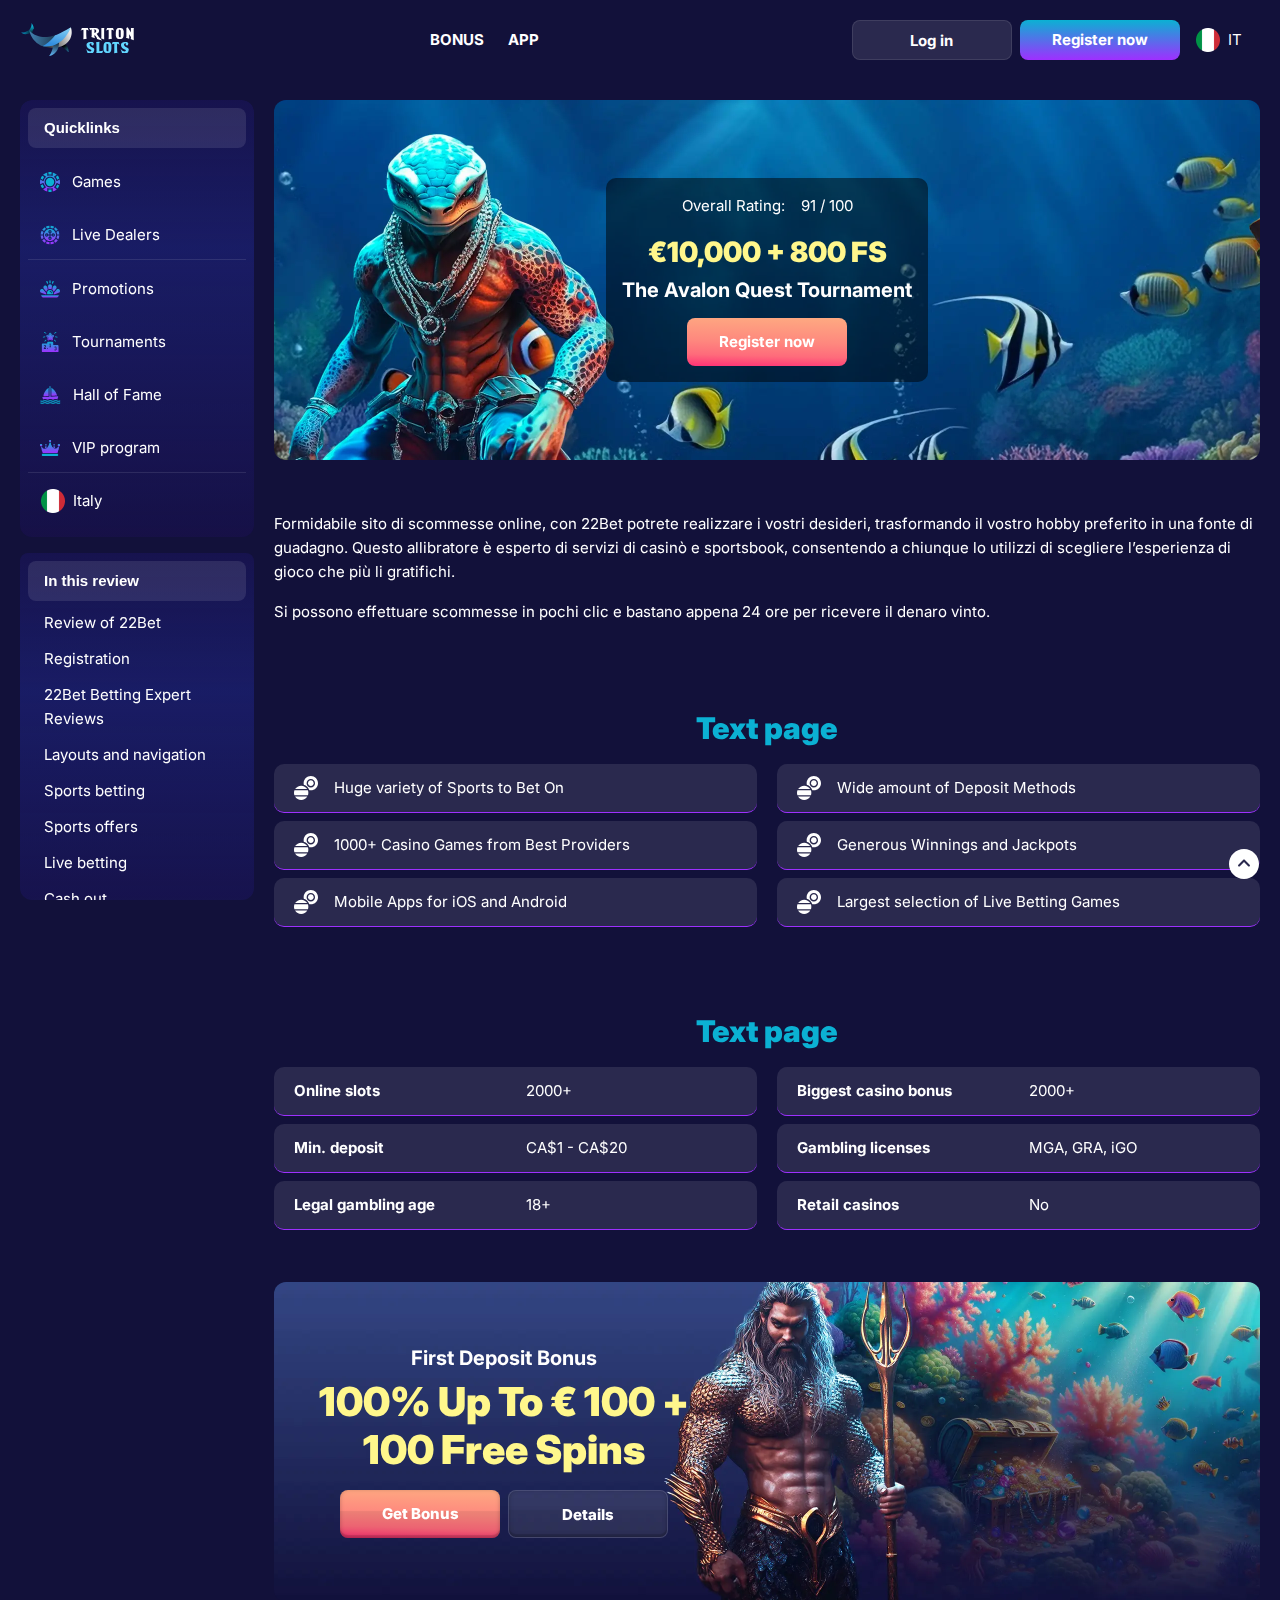
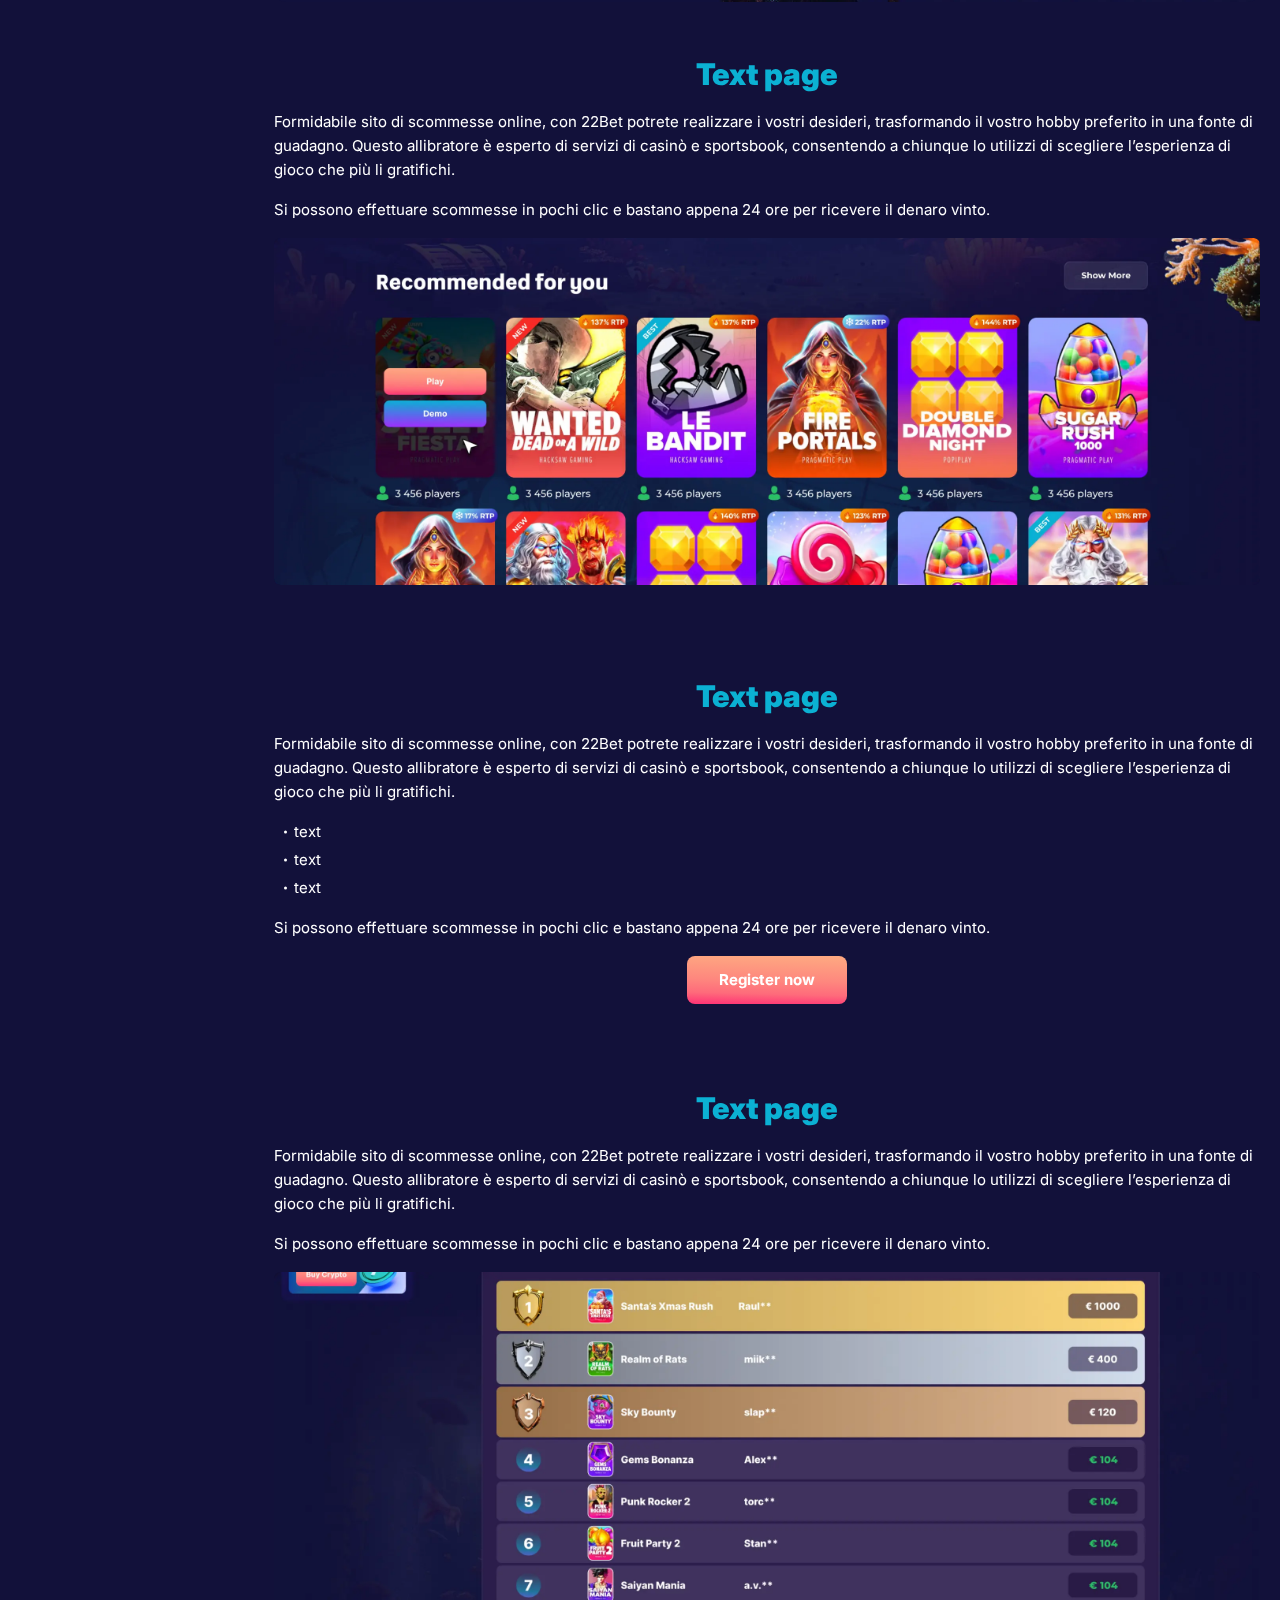
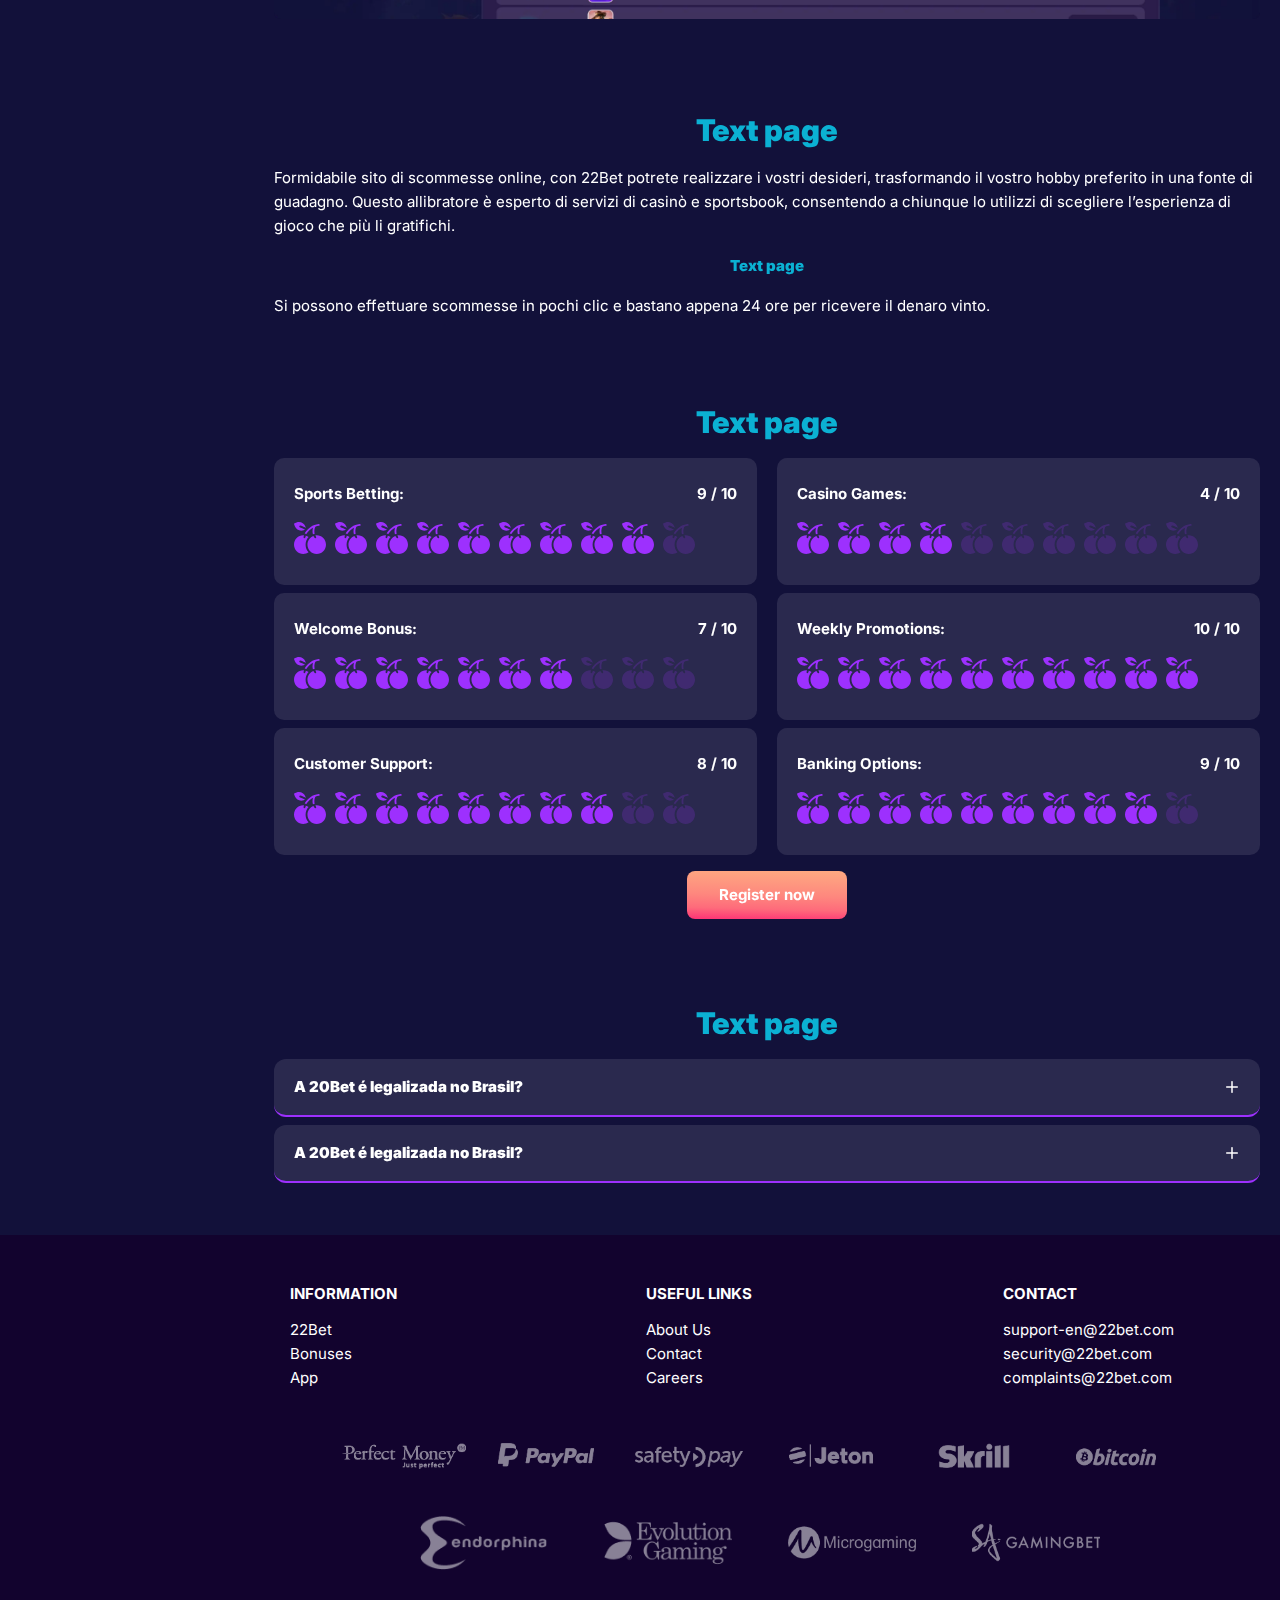
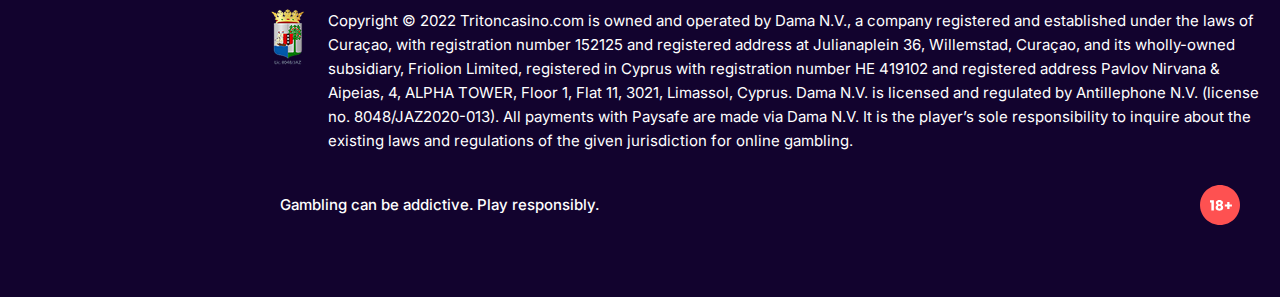
<file: index.html>
<!DOCTYPE html>
<html lang="it">
  <head>
    <meta charset="UTF-8" />
    <meta name="viewport" content="width=device-width, initial-scale=1.0" />
    <title>€10,000 + 800 FS
      The Avalon Quest Tournament</title>
    <meta
      name="description"
      content=""
    />
    <meta property="og:site_name" content="tritonslots" />
    <meta
      property="og:title"
      content=""
    />
    <meta property="og:type" content="website" />
    <meta property="og:url" content="http://tritonslotsitalia.com/" />
    <meta property="og:image" content />
    <meta property="og:image:alt" content />
    <meta property="og:locale" content="it" />
    <meta
      property="og:description"
      content=""
    />
    <link rel="preconnect" href="https://fonts.googleapis.com" />
    <link rel="preconnect" href="https://fonts.gstatic.com" crossorigin />
    <link
    href="https://fonts.googleapis.com/css2?family=Inter:wght@100..900&display=swap"
    rel="stylesheet"
  />
    <link rel="stylesheet" href="./css/reset.css" />
    <link rel="stylesheet" href="./css/main.css" />
    <link rel="stylesheet" href="./css/media.css" />
    <link rel="icon" href="./images/favicon.png" type="image/x-icon" />
     <script src="https://code.jquery.com/jquery-3.6.1.min.js" integrity="sha256-o88AwQnZB+VDvE9tvIXrMQaPlFFSUTR+nldQm1LuPXQ=" crossorigin="anonymous"></script>
  </head>
  <body>
    <header class="header">
      <section class="content header__content">
        <a href="./index.html" class="logo header__logo"
          ><img src="./images/logo.svg" alt="logo" title=""
        /></a>
        <button class="header__btn-menu">
          <svg
            width="16px"
            height="16px"
            viewBox="0 0 16 16"
            xmlns="http://www.w3.org/2000/svg"
          >
            <rect y="0" width="16" height="3" rx="1.5"></rect>
            <rect y="6.5" width="16" height="3" rx="1.5"></rect>
            <rect y="13" width="16" height="3" rx="1.5"></rect>
          </svg>
        </button>
        <nav class="menu header__menu">
          <ul class="header__menu-list">
            <li><a href="./bonus.html">Bonus</a></li>
            <li><a href="./app.html">App</a></li>
          </ul>
          <div class="header__btn">
            <a
              href="#"
              class="header__button header__button-login header__btn-login"
              >Log in
            </a>
            <a
              href="#"
              class="header__button header__button-signin header__btn-signin"
              >Register now</a
            >
          </div>
          <a class="sidebar__country sidebar__country-menu " href="#">
            <span><img src="./images/flag.png" alt="Sweden Flag" title /></span>
            <span>Italy</span>
          </a>
        </nav>
        
        <a href="#" class="header__button header__button-login">Log in</a>
        <a href="#" class="header__button header__button-signin">Register now</a>
        <a class="header__country" href="#">
          <span><img src="./images/flag.png" alt="Sweden Flag" title /></span>
          <span>it</span>
        </a>
      </section>
    </header>
 <main class="main">
        <aside class="sidebar-wrapper">
            <section class="content sidebar">
              <nav class="menu sidebar__menu">
                <button class="sidebar__nav-button">
                  Quicklinks
                </button>
                <ul>
                  <li >
                    <a href="#" ><img class="icon-default" src="./images/sidebar/games.svg" alt=" Games"  title/>
                      Games</a>
                    
                  </li>
                  <li >
                    <a href="#" ><img class="icon-default" src="./images/sidebar/live.svg" alt="Live Dealers"  title/>
                      
                     Live Dealers</a>
                  </li>
                  <li >
                    <a href="#" > <img class="icon-default" src="./images/sidebar/promotions.svg"  alt="Promotions"  title/>
                      
                      <span>Promotions</span></a>
                  </li> 
                  <li >
                    <a href="#" > <img class="icon-default" src="./images/sidebar/tournaments.svg"  alt="Promotions"  title/>
                      
                      <span>Tournaments</span></a>
                  </li>    
                 
                  <li >
                    <a href="#" ><img class="icon-default" src="./images/sidebar/hall.svg" alt="Hall of Fame" title>
                     
                      Hall of Fame</a>
                  </li>
                  <li >
                    <a href="" ><img class="icon-default" src="./images/sidebar/vip.svg" alt="vip" title/>
                      VIP program</a>
                  </li>
                  
                </ul>

                  <a class="sidebar__country" href="#">
          <span><img src="./images/flag.png" alt="Sweden Flag" title /></span>
          <span>Italy</span>
        </a>
              </nav>
    
              <div class="sidebar__navigation">
                <button class="sidebar__links-button">
                  In this review
                </button>
                <div class="sidebar__links">
                  <ul class="sidebar__links-list">
                      <li ><a  href="#" title>Review of 22Bet</a></li>
                      <li ><a  href="#" title>Registration</a></li>
                      <li ><a  href="#" title>22Bet Betting Expert Reviews</a></li>
                      <li ><a  href="#" title>Layouts and navigation</a></li>
                      <li ><a  href="#" title>Sports betting</a></li>
                      <li ><a  href="#" title>Sports offers</a></li>
                      <li ><a  href="#" title>Live betting</a></li>
                      <li ><a  href="#" title>Cash out</a></li>
                      <li ><a  href="#" title>Live stream</a></li>
                  </ul>
                </div>
              </div>
            </section>
          </aside>
    
          <section class="content__wrapper">
            <section class="content hero hero__content">
              <div class="background hero__background">
                <img src="./images/main/bg-main.webp" alt="hero" title />
              </div>
    
              <div class="hero__data">
                <div
                  class="hero__rating"
                 
                >
                  <p>Overall Rating:</p>
                 
                  <span
                   
                  >
                    <span > 91 </span>
                    <span> / </span>
                    <span > 100 </span>
                    
                  </span>
                </div>
                <h1 class="title general hero__title">
                  €10,000 + 800 FS<strong>The Avalon Quest Tournament</strong>
                </h1>
                <a href="#" class="button hero__button">Register now</a>
              </div>
            </section>
            <section class="content page-nav">
              <div class="page-nav-button sidebar__links-button">
                In this review
              </div>
              <ul class="page-nav-list sidebar__links-list">
               
                <li ><a  href="#" title>Review of 22Bet</a></li>
                <li ><a  href="#" title>Registration</a></li>
                <li ><a  href="#" title>22Bet Betting Expert Reviews</a></li>
                <li ><a  href="#" title>Layouts and navigation</a></li>
                <li ><a  href="#" title>Sports betting</a></li>
                <li ><a  href="#" title>Sports offers</a></li>
                <li ><a  href="#" title>Live betting</a></li>
                <li ><a  href="#" title>Cash out</a></li>
                <li ><a  href="#" title>Live stream</a></li>
              </ul>
            </section>
            <section class="content article ">
          
                <p >
                  Formidabile sito di scommesse online, con 22Bet potrete realizzare i
                  vostri desideri, trasformando il vostro hobby preferito in una fonte
                  di guadagno. Questo allibratore è esperto di servizi di casinò e
                  sportsbook, consentendo a chiunque lo utilizzi di scegliere
                  l’esperienza di gioco che più li gratifichi.
                </p>
            
                <p >
                  Si possono effettuare scommesse in pochi clic e bastano appena 24 ore
                  per ricevere il denaro vinto.
                </p>
              </section> 
                <section class="content features">
                <h2 class="title high features__title">Text page </h2>
                  <div class="features__list">
                    <div class="features__info">
                    <ul >
                      <li class="features__item">
                              Huge variety of Sports to Bet On
                      </li>
                      <li>
                        1000+ Casino Games from Best Providers
                      </li>
                      <li>
                        Mobile Apps for iOS and Android
                      </li>
                    </ul>
                    </div>
                   <div class="features__info">
                    <ul >
                      <li>
                        Wide amount of Deposit Methods
                      </li>
                      <li>
                        Generous Winnings and Jackpots
                      </li>
                      <li>
                       Largest selection of Live Betting Games
                      </li>
                    </ul>
                   </div>
                  </div>
              </section> 
              <section class="content about">
                <h2 class="title high about__title">Text page</h2>
                <table class="about__table">
                  <tbody class="about__group">
                    
                      <tr>
                      <td>Online slots</td>
                      <td>2000+</td>
                     </tr>
                     
                     <tr>
                      <td>Min. deposit</td>
                      <td>CA$1 - CA$20</td>
                     </tr>
                     <tr>
                      <td>Legal gambling age</td>
                      <td>18+</td>
                    </tr>
                    </div>
                  </tbody>
                  <tbody class="about__group">
                       
                      <tr>
                        <td>Biggest casino bonus</td>
                        <td>2000+</td>
                       </tr>
                      <tr>
                        <td>Gambling licenses</td>
                        <td>MGA, GRA, iGO</td>
                      </tr>
                      <tr>
                        <td>Retail casinos</td>
                        <td>No</td>
                      </tr>
                    </div>
                  </tbody>
                </table>
              </section>  
             
         
              <section class="content banner">
                <div class="background banner__background">
                  
                  <img src="./images/main/banner-main.webp" alt="banner" title />
                </div>
                <div class="banner__info">
                  <h2 class="title high banner__title-main">
                    First Deposit Bonus
                    <strong>100% up to € 100
                      + 100 Free Spins </strong>
                  </h2>
                  <div class="banner__buttons bonuses__buttons">
                    <a href="#" class="button bonuses__button">Get Bonus</a>
                    <a href="#" class="button bonuses__button  ">Details</a>
                 </div>
                </div>
              </section>
              
             <section class=" content article">
                <h2 class="article__title high title">Text page</h2>
                
                <p class="">
                  Formidabile sito di scommesse online, con 22Bet potrete realizzare i
                  vostri desideri, trasformando il vostro hobby preferito in una fonte
                  di guadagno. Questo allibratore è esperto di servizi di casinò e
                  sportsbook, consentendo a chiunque lo utilizzi di scegliere
                  l’esperienza di gioco che più li gratifichi.
                </p>
                
                <p >
                  Si possono effettuare scommesse in pochi clic e bastano appena 24 ore
                  per ricevere il denaro vinto.
                </p>
                <div class="images">
                  <img
                  src="./images/main/image1-main.webp"
                  alt="images" title
                  class=""
                  
                />
                </div>
              </section>
              <section class=" content article ">
                <h2 class="article__title high title">Text page</h2>
                <p >
                  Formidabile sito di scommesse online, con 22Bet potrete realizzare i
                  vostri desideri, trasformando il vostro hobby preferito in una fonte
                  di guadagno. Questo allibratore è esperto di servizi di casinò e
                  sportsbook, consentendo a chiunque lo utilizzi di scegliere
                  l’esperienza di gioco che più li gratifichi.
                </p>
                <ul>
                  <li >text</li>
                  <li >text</li>
                  <li >text</li>
                </ul>
                <p >
                  Si possono effettuare scommesse in pochi clic e bastano appena 24 ore
                  per ricevere il denaro vinto.
                </p>
                
                <a href="#" class="button  article__button">Register now</a>
              </section>
              <section class=" content article">
                <h2 class="article__title high title">Text page</h2>
               
                <p class="">
                  Formidabile sito di scommesse online, con 22Bet potrete realizzare i
                  vostri desideri, trasformando il vostro hobby preferito in una fonte
                  di guadagno. Questo allibratore è esperto di servizi di casinò e
                  sportsbook, consentendo a chiunque lo utilizzi di scegliere
                  l’esperienza di gioco che più li gratifichi.
                </p>
                <p >
                  Si possono effettuare scommesse in pochi clic e bastano appena 24 ore
                  per ricevere il denaro vinto.
                </p>
                <div class="images">
                  <img
                  src="./images/main/image2-main.webp"
                  alt="images" title
                  class=""
                  
                />
                </div>
              </section>
              <section class=" content article ">
                <h2 class="article__title high title">Text page</h2>
                <p >
                  Formidabile sito di scommesse online, con 22Bet potrete realizzare i
                  vostri desideri, trasformando il vostro hobby preferito in una fonte
                  di guadagno. Questo allibratore è esperto di servizi di casinò e
                  sportsbook, consentendo a chiunque lo utilizzi di scegliere
                  l’esperienza di gioco che più li gratifichi.
                </p>
                
                <h3>Text page</h3>
                
                <p >
                  Si possono effettuare scommesse in pochi clic e bastano appena 24 ore
                  per ricevere il denaro vinto.
                </p>
               
              </section>
             <section class="content ratings ">
                <h2 class="ratings__title title high">
                  Text page
                </h2>
                
                <div class="ratings__content">
                  <ul class="ratings__list">
                    <li>
                      
                      <div  class="ratings__info">
                       
                        <span class="ratings__data">
                          <span>9</span>
                          <span>/</span>
                          <span>10</span>
                        </span>
                        <p>Sports betting:</p>
                      </div>
                      <div class="ratings__img">
                        <img src="./images/main/ratings-icon.svg" alt="ratings" title>
                        <img src="./images/main/ratings-icon.svg" alt="ratings" title>
                        <img src="./images/main/ratings-icon.svg" alt="ratings" title>
                        <img src="./images/main/ratings-icon.svg" alt="ratings" title>
                        <img src="./images/main/ratings-icon.svg" alt="ratings" title>
                        <img src="./images/main/ratings-icon.svg" alt="ratings" title>
                        <img src="./images/main/ratings-icon.svg" alt="ratings" title>
                        <img src="./images/main/ratings-icon.svg" alt="ratings" title>
                        <img src="./images/main/ratings-icon.svg" alt="ratings" title>
                        <img class="ratings-icon-grey" src="./images/main/ratings-icon-grey.svg" alt="ratings" title>
                        
                      </div>
                    </li>
                    <li>
                      
                      <div class="ratings__info">
                        <span class="ratings__data">
                          <span>7</span>
                          <span>/</span>
                          <span>10</span>
                        </span>
                        <p>Welcome Bonus:
                        </p>
      
                      </div>
                      <div class="ratings__img">
                        <img src="./images/main/ratings-icon.svg" alt="ratings" title>
                        <img src="./images/main/ratings-icon.svg" alt="ratings" title>
                        <img src="./images/main/ratings-icon.svg" alt="ratings" title>
                        <img src="./images/main/ratings-icon.svg" alt="ratings" title>
                        <img src="./images/main/ratings-icon.svg" alt="ratings" title>
                      <img src="./images/main/ratings-icon.svg" alt="ratings" title>
                      <img src="./images/main/ratings-icon.svg" alt="ratings" title>
                        <img class="ratings-icon-grey" src="./images/main/ratings-icon-grey.svg" alt="ratings" title>
                        <img class="ratings-icon-grey" src="./images/main/ratings-icon-grey.svg" alt="ratings" title>
                        <img class="ratings-icon-grey" src="./images/main/ratings-icon-grey.svg" alt="ratings" title>
                    
                      </div>
                    </li>
                    <li>
                      
                      <div class="ratings__info">
                        <span class="ratings__data">
                          <span>8</span>
                          <span>/</span>
                          <span>10</span>
                        </span>
                        <p>Customer support:</p>
                      
                      </div>
                      <div class="ratings__img">
                        <img src="./images/main/ratings-icon.svg" alt="ratings" title>
                        <img src="./images/main/ratings-icon.svg" alt="ratings" title>
                        <img src="./images/main/ratings-icon.svg" alt="ratings" title>
                        <img src="./images/main/ratings-icon.svg" alt="ratings" title>
                        <img src="./images/main/ratings-icon.svg" alt="ratings" title>
                        <img src="./images/main/ratings-icon.svg" alt="ratings" title>
                        <img src="./images/main/ratings-icon.svg" alt="ratings" title>
                        <img src="./images/main/ratings-icon.svg" alt="ratings" title>
                        <img class="ratings-icon-grey" src="./images/main/ratings-icon-grey.svg" alt="ratings" title>
                        <img class="ratings-icon-grey" src="./images/main/ratings-icon-grey.svg" alt="ratings" title>
                        
                      </div>  
                  </li>
                  </ul>
                  <ul class="ratings__list">
                  <li>
                   
                    <div class="ratings__info">
                      <span class="ratings__data">
                        <span>4</span>
                        <span>/</span>
                        <span>10</span>
                      </span>
                      <p>Casino games:</p>
                    
                    </div>
                    <div class="ratings__img">
                      <img src="./images/main/ratings-icon.svg" alt="ratings" title>
                      <img src="./images/main/ratings-icon.svg" alt="ratings" title>
                      <img src="./images/main/ratings-icon.svg" alt="ratings" title>
                      <img src="./images/main/ratings-icon.svg" alt="ratings" title>
                      <img class="ratings-icon-grey" src="./images/main/ratings-icon-grey.svg" alt="ratings" title>
                      <img class="ratings-icon-grey" src="./images/main/ratings-icon-grey.svg" alt="ratings" title>
                      <img class="ratings-icon-grey" src="./images/main/ratings-icon-grey.svg" alt="ratings" title>
                      <img class="ratings-icon-grey" src="./images/main/ratings-icon-grey.svg" alt="ratings" title>
                      <img class="ratings-icon-grey" src="./images/main/ratings-icon-grey.svg" alt="ratings" title>
                      <img class="ratings-icon-grey" src="./images/main/ratings-icon-grey.svg" alt="ratings" title>
                     
                    </div>
                   
                  </li>
                    <li>
                      
                      <div class="ratings__info">
                        <span class="ratings__data">
                          <span>10</span>
                          <span>/</span>
                          <span>10</span>
                        </span>
                        <p>Weekly Promotions:
                        </p> 
                      </div>
                      <div class="ratings__img">
                        <img src="./images/main/ratings-icon.svg" alt="ratings" title>
                      <img src="./images/main/ratings-icon.svg" alt="ratings" title>
                      <img src="./images/main/ratings-icon.svg" alt="ratings" title>
                      <img src="./images/main/ratings-icon.svg" alt="ratings" title>
                      <img src="./images/main/ratings-icon.svg" alt="ratings" title>
                      <img src="./images/main/ratings-icon.svg" alt="ratings" title>
                      <img src="./images/main/ratings-icon.svg" alt="ratings" title>
                      <img src="./images/main/ratings-icon.svg" alt="ratings" title>
                      <img src="./images/main/ratings-icon.svg" alt="ratings" title>
                      <img src="./images/main/ratings-icon.svg" alt="ratings" title>
                      </div>   
                    </li>
                   
      
                   
                  <li>
                    
                    <div class="ratings__info">
                      <span class="ratings__data">
                        <span>9</span>
                        <span>/</span>
                        <span>10</span>
                      </span>
                      <p>Banking Options:</p>
                     
                    </div> 
                    <div class="ratings__img">
                      <img src="./images/main/ratings-icon.svg" alt="ratings" title>
                      <img src="./images/main/ratings-icon.svg" alt="ratings" title>
                      <img src="./images/main/ratings-icon.svg" alt="ratings" title>
                      <img src="./images/main/ratings-icon.svg" alt="ratings" title>
                      <img src="./images/main/ratings-icon.svg" alt="ratings" title>
                      <img src="./images/main/ratings-icon.svg" alt="ratings" title>
                      <img src="./images/main/ratings-icon.svg" alt="ratings" title>
                      <img src="./images/main/ratings-icon.svg" alt="ratings" title>
                      <img src="./images/main/ratings-icon.svg" alt="ratings" title>
                      <img class="ratings-icon-grey" src="./images/main/ratings-icon-grey.svg" alt="ratings" title>
                    </div>
                  </li> 
                
                  </ul>
                </div>
            
              <a href="#" class="button ratings__button">Register now</a>
              </section>
               <section class="content faq ">
                <h2 class="title high faq__title ">Text page</h2>
                <ul class="faq__list " >
                  <li class="faq__item" >
                    <h3 class="title medium faq__subtitle js-button-expander" >A 20Bet é legalizada no Brasil?
                     </h3>
                    <div  class="faq__answer js-expand-content" >
                      <p >
                        O pacote especial para novos usuários da 20Bet paga 100% sobre o primeiro depósito, com limite de 600 BRL.
                      </p>
                    </div>
                  </li>
                  <li class="faq__item" >
                    <h3 class="title medium faq__subtitle js-button-expander" >A 20Bet é legalizada no Brasil?</h3>
                    <div class="faq__answer js-expand-content" >
                      <p >
                        O pacote especial para novos usuários da 20Bet paga 100% sobre o primeiro depósito, com limite de 600 BRL.
                      </p>
                    </div>
                  </li> 
                  
                  
                </ul>
              </section> 
              <div class=""  onclick="scrollToTop()">
                <button class="main__arrow" id="scrollToTopBtn"></button>
              </div> 
          </section>
    
    </main> 
    <footer class="footer">
      <section class="content footer__content">
        
        <ul class="footer__menu">
          <li>
            <div>Information</div>
            <ul class="footer__info">
              <li><a href="#">22Bet
              </a></li>
              <li><a href="#">Bonuses</a></li>
              <li><a href="#">App
              </a></li>
              
            
            </ul>
          </li>
          
          <li>
            <div>Useful Links</div>
            <ul class="footer__info">
              <li><a href="#">About Us</a></li>
              <li><a href="#">Contact</a></li>
              <li><a href="#">Careers</a></li>
            </ul>
          </li>
          <li>
            <div>Contact
            </div>
            <ul class="footer__info">
              <li><a href="mailto:support-en@22bet.com" >support-en@22bet.com</a></li>
              <li><a href="mailto:security@22bet.com">security@22bet.com</a></li>
              <li><a href="mailto:complaints@22bet.com">complaints@22bet.com</a></li>
            </ul>
          </li>
        </ul>
        <ul class="footer__cards">
          <li>
            <a href="#"><img src="./images/perfect.png" alt="cards" title /></a>
          </li>
          <li>
            <a href="#"><img src="./images/paypal.png" alt="cards" title /></a>
          </li>
          <li>
            <a href="#"
              ><img src="./images/safety.png" alt="cards" title
            /></a>
          </li>
          <li>
            <a href="#"><img src="./images/jeton.png" alt="cards" title /></a>
          </li>
          <li>
            <a href="#"><img src="./images/scrill.png" alt="cards" title /></a>
          </li>
          <li>
            <a href="#"><img src="./images/bitcoin.png" alt="cards" title /></a>
          </li>
          
        </ul>
        <ul class="footer__cards footer__cards-last">
          <li>
            <a href="#"><img src="./images/endorfina.png" alt="cards" title /></a>
          </li>
          <li>
            <a href="#"><img src="./images/evolution.png" alt="cards" title /></a>
          </li>
          <li>
            <a href="#"
              ><img src="./images/micro.png" alt="cards" title
            /></a>
          </li>
          <li>
            <a href="#"><img src="./images/gaming.png" alt="cards" title /></a>
          </li>
          
          
        </ul>
        <div class="footer__wrap">
          <img src="./images/footer-frame.png" alt="logo" title />
          <p>
            Copyright &copy; 2022 Tritoncasino.com is owned and operated by Dama N.V., a company registered and established under the laws of Curaçao, with registration number 152125 and registered address at Julianaplein 36, Willemstad, Curaçao, and its wholly-owned subsidiary, Friolion Limited, registered in Cyprus with registration number HE 419102 and registered address Pavlov Nirvana & Aipeias, 4, ALPHA TOWER, Floor 1, Flat 11, 3021, Limassol, Cyprus. Dama N.V. is licensed and regulated by Antillephone N.V. (license no. 8048/JAZ2020-013). All payments with Paysafe are made via Dama N.V. It is the player’s sole responsibility to inquire about the existing laws and regulations of the given jurisdiction for online gambling.
          </p>
        </div>
        <div class="footer__wrapp">
          
          <p>
            Gambling can be addictive. Play responsibly.
          </p>
          <img src="./images/age.svg" alt="age" title />
        </div>
      </section>
    </footer>
    <script src="./js/sidebar.js" defer></script>
    <script src="./js/arrowUp.js" defer></script>
    <script src="./js/expander.js" defer></script>
    <script src="./js/mobile-menu.js" defer></script>
  </body>
</html>
</file>
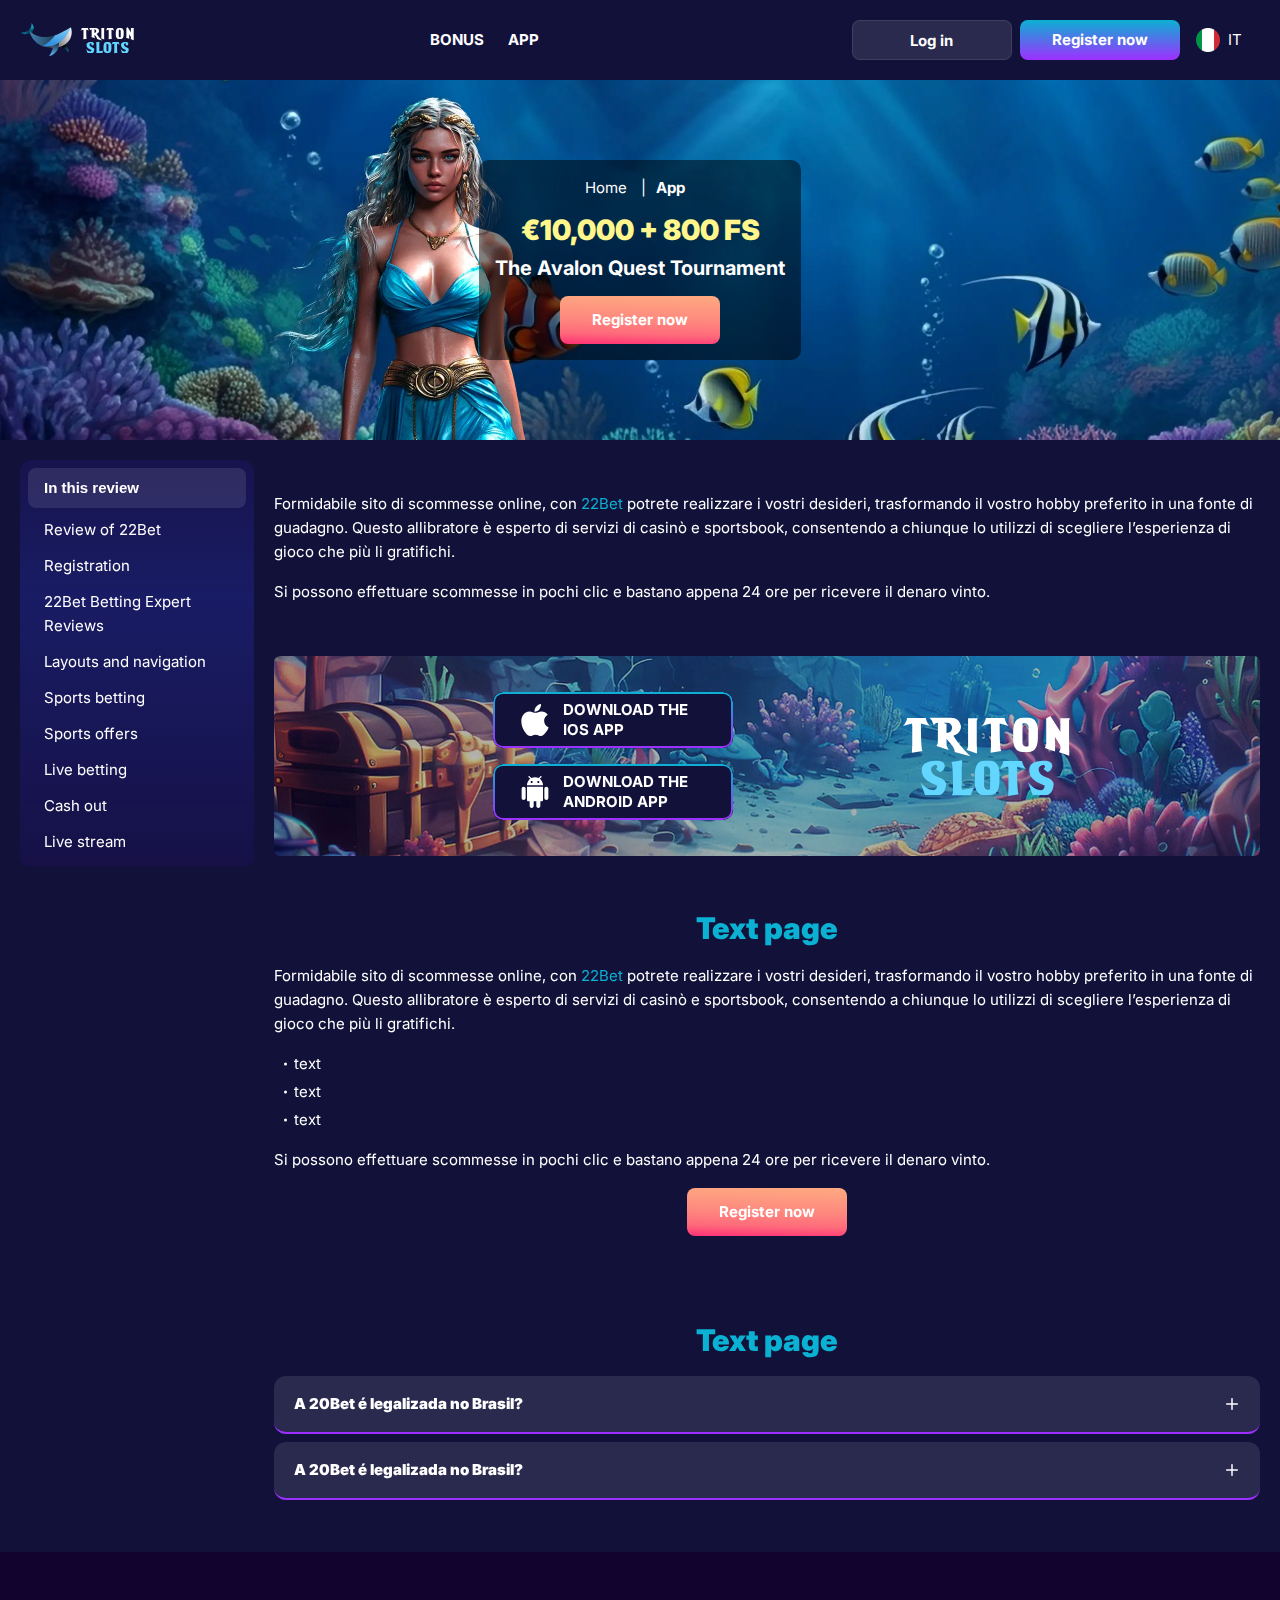
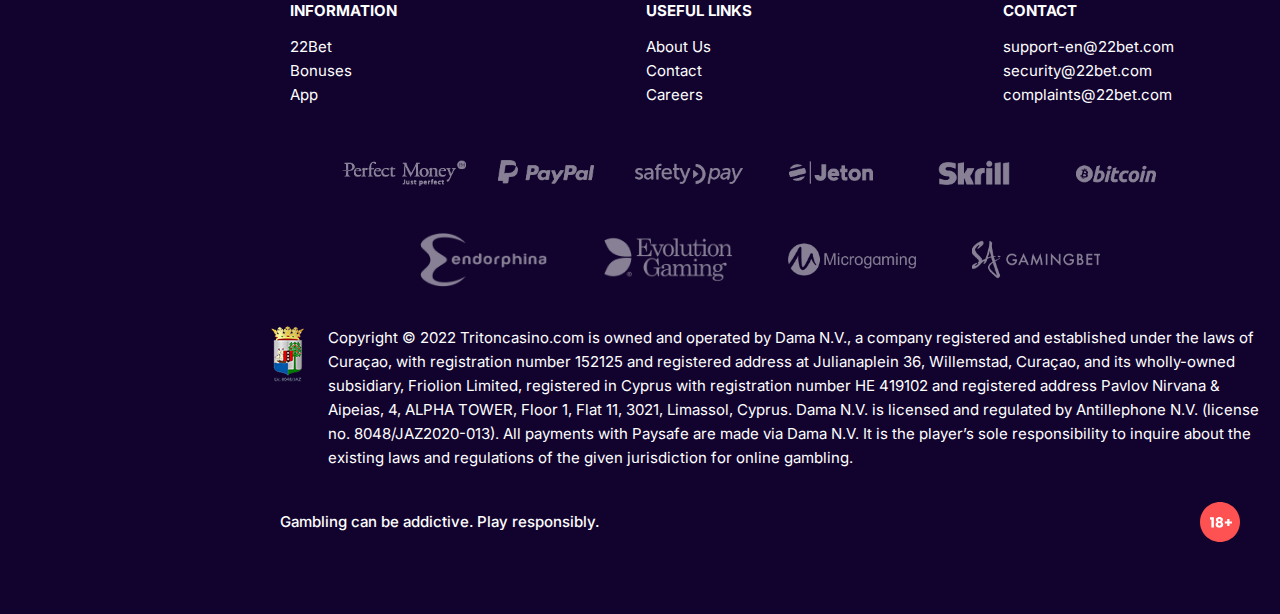
<file: app.html>
<!DOCTYPE html>
<html lang="it">
  <head>
    <meta charset="UTF-8" />
    <meta name="viewport" content="width=device-width, initial-scale=1.0" />
    <title>€10,000 + 800 FS
      The Avalon Quest Tournament</title>
    <meta
      name="description"
      content=""
    />
    <meta property="og:site_name" content="tritonslots" />
    <meta
      property="og:title"
      content=""
    />
    <meta property="og:type" content="website" />
    <meta property="og:url" content="http://tritonslotsitalia.com/" />
    <meta property="og:image" content />
    <meta property="og:image:alt" content />
    <meta property="og:locale" content="it" />
    <meta
      property="og:description"
      content=""
    />
    <link rel="preconnect" href="https://fonts.googleapis.com" />
    <link rel="preconnect" href="https://fonts.gstatic.com" crossorigin />
    <link
  href="https://fonts.googleapis.com/css2?family=Inter:wght@100..900&display=swap"
  rel="stylesheet"
/>
    <link rel="stylesheet" href="./css/reset.css" />
    <link rel="stylesheet" href="./css/main.css" />
    <link rel="stylesheet" href="./css/media.css" />
    <link rel="icon" href="./images/favicon.png" type="image/x-icon" />
    <script
      src="https://code.jquery.com/jquery-3.6.1.min.js"
      integrity="sha256-o88AwQnZB+VDvE9tvIXrMQaPlFFSUTR+nldQm1LuPXQ="
      crossorigin="anonymous"
    ></script>
  </head>
  <body>
    <header class="header">
      <section class="content header__content">
        <a href="./index.html" class="logo header__logo"
          ><img src="./images/logo.svg" alt="logo" title=""
        /></a>
        <button class="header__btn-menu">
          <svg
            width="16px"
            height="16px"
            viewBox="0 0 16 16"
            xmlns="http://www.w3.org/2000/svg"
          >
            <rect y="0" width="16" height="3" rx="1.5"></rect>
            <rect y="6.5" width="16" height="3" rx="1.5"></rect>
            <rect y="13" width="16" height="3" rx="1.5"></rect>
          </svg>
        </button>
        <nav class="menu header__menu">
          <ul class="header__menu-list">
            <li><a href="./bonus.html">Bonus</a></li>
            <li><a href="./app.html">App</a></li>
          </ul>
          <div class="header__btn">
            <a
              href="#"
              class="header__button header__button-login header__btn-login"
              >Log in
            </a>
            <a
              href="#"
              class="header__button header__button-signin header__btn-signin"
              >Register now</a
            >
          </div>
          <a class="sidebar__country sidebar__country-menu " href="#">
            <span><img src="./images/flag.png" alt="Sweden Flag" title /></span>
            <span>Italy</span>
          </a>
        </nav>
        
        <a href="#" class="header__button header__button-login">Log in</a>
        <a href="#" class="header__button header__button-signin">Register now</a>

        <a class="header__country" href="#">
          <span><img src="./images/flag.png" alt="Sweden Flag" title /></span>
          <span>it</span>
        </a>
      </section>
    </header>
       <section class=" hero hero__app hero__page">
        <div class="background hero__background hero__background-page">
          <img src="./images/app/bg-app.webp" alt="hero" title />
        </div>

        <div class="hero__data hero__data-app">
          <ul
            class="breadcrumbs"
           
          >
            <li
             
            >
              <a href="#" >
                <span>Home</span></a
              >
              
            </li>
            <li
              
            >
              <a href="#" > <span >App</span></a>
              
            </li>
          </ul>
          <h1 class="title general hero__title">
            €10,000 + 800 FS <strong>The Avalon Quest Tournament</strong>
          </h1>
          
          <a href="#" class="button hero__button hero__button-app">Register now</a>
        </div>
      </section>
    <main class="main main-page">
   
      <section class="main__wrap main__wrap-page">
      <aside class="sidebar-wrapper">
        <section class="content sidebar">
         
          <div class="sidebar__navigation">
          <button class="sidebar__links-button">In this review</button>
          <div class="sidebar__links">
            <ul class="sidebar__links-list">
              <li><a href="#" title>Review of 22Bet</a></li>
              <li><a href="#" title>Registration</a></li>
              <li><a href="#" title>22Bet Betting Expert Reviews</a></li>
              <li><a href="#" title>Layouts and navigation</a></li>
              <li><a href="#" title>Sports betting</a></li>
              <li><a href="#" title>Sports offers</a></li>
              <li><a href="#" title>Live betting</a></li>
              <li><a href="#" title>Cash out</a></li>
              <li><a href="#" title>Live stream</a></li>
            </ul>
          </div>
          </div>
        </section>
      </aside>

      <section class="content__wrapper">
       
        <section class="content page-nav">
          <div class="page-nav-button sidebar__links-button">In this review</div>
          <ul class="page-nav-list sidebar__links-list">
            <li><a href="#" title>Review of 22Bet</a></li>
            <li><a href="#" title>Registration</a></li>
            <li><a href="#" title>22Bet Betting Expert Reviews</a></li>
            <li><a href="#" title>Layouts and navigation</a></li>
            <li><a href="#" title>Sports betting</a></li>
            <li><a href="#" title>Sports offers</a></li>
            <li><a href="#" title>Live betting</a></li>
            <li><a href="#" title>Cash out</a></li>
            <li><a href="#" title>Live stream</a></li>
          </ul>
        </section>
        <section class="content article">
        
          <p>
            Formidabile sito di scommesse online, con
            <a href="#" class="article__link">22Bet</a> potrete realizzare i vostri desideri, trasformando il vostro hobby preferito in una fonte di guadagno. Questo allibratore è esperto di servizi di casinò e sportsbook, consentendo a chiunque lo utilizzi di scegliere l’esperienza di gioco che più li gratifichi.
          </p>
          <p>Si possono effettuare scommesse in pochi clic e bastano appena 24 ore per ricevere il denaro vinto.</p>
        </section>
        <section class="content  banner__app">
          <div class="background banner__background-app">
            <img class="background-app" src="./images/app/banner-app.webp" alt="banner" title />
          </div>
          <div class="banner__content banner__content-app">
           
                <a href="#" class="banner__btn banner__btn-android"
                >  DOWNLOAD
                THE IOS APP
                </span></a>
                
              
              <a href="#" class="banner__btn banner__btn-app">
                DOWNLOAD THE android APP</a>
            </div>
             <a href="#" class="logo banner__logo"
          ><img src="./images/app/banner-logo.svg" alt="logo" title=""
        /></a>
        </section>
        <section class="content article">
          <h2 class="article__title high title">
            Text page
          </h2>
          <p>
            Formidabile sito di scommesse online, con <a href="#" class="article__link">22Bet</a> potrete realizzare i vostri desideri, trasformando il vostro hobby preferito in una fonte di guadagno. Questo allibratore è esperto di servizi di casinò e sportsbook, consentendo a chiunque lo utilizzi di scegliere l’esperienza di gioco che più li gratifichi.
          </p>
          
          <ul >
            <li >text</li>
                  <li >text</li>
                  <li >text</li>
          </ul>
          <p>Si possono effettuare scommesse in pochi clic e bastano appena 24 ore per ricevere il denaro vinto.</p>
          
          <a href="#" class="button article__button">Register now</a>
        </section>
     <section class="content faq ">
                <h2 class="title high faq__title ">Text page</h2>
                <ul class="faq__list " >
                  <li class="faq__item" >
                    <h3 class="title medium faq__subtitle js-button-expander" >A 20Bet é legalizada no Brasil?
                     </h3>
                    <div  class="faq__answer js-expand-content" >
                      <p >
                        O pacote especial para novos usuários da 20Bet paga 100% sobre o primeiro depósito, com limite de 600 BRL.
                      </p>
                    </div>
                  </li>
                  <li class="faq__item" >
                    <h3 class="title medium faq__subtitle js-button-expander" >A 20Bet é legalizada no Brasil?</h3>
                    <div class="faq__answer js-expand-content" >
                      <p >
                        O pacote especial para novos usuários da 20Bet paga 100% sobre o primeiro depósito, com limite de 600 BRL.
                      </p>
                    </div>
                  </li> 
                  
                  
                </ul>
              </section> 
      </section>
      </section>
    </main>
    <footer class="footer">
      <section class="content footer__content">
        
        <ul class="footer__menu">
          <li>
            <div>Information</div>
            <ul class="footer__info">
              <li><a href="#">22Bet
              </a></li>
              <li><a href="#">Bonuses</a></li>
              <li><a href="#">App
              </a></li>
              
            
            </ul>
          </li>
          
          <li>
            <div>Useful Links</div>
            <ul class="footer__info">
              <li><a href="#">About Us</a></li>
              <li><a href="#">Contact</a></li>
              <li><a href="#">Careers</a></li>
            </ul>
          </li>
          <li>
            <div>Contact
            </div>
            <ul class="footer__info">
              <li><a href="mailto:support-en@22bet.com" >support-en@22bet.com</a></li>
              <li><a href="mailto:security@22bet.com">security@22bet.com</a></li>
              <li><a href="mailto:complaints@22bet.com">complaints@22bet.com</a></li>
            </ul>
          </li>
        </ul>
        <ul class="footer__cards">
          <li>
            <a href="#"><img src="./images/perfect.png" alt="cards" title /></a>
          </li>
          <li>
            <a href="#"><img src="./images/paypal.png" alt="cards" title /></a>
          </li>
          <li>
            <a href="#"
              ><img src="./images/safety.png" alt="cards" title
            /></a>
          </li>
          <li>
            <a href="#"><img src="./images/jeton.png" alt="cards" title /></a>
          </li>
          <li>
            <a href="#"><img src="./images/scrill.png" alt="cards" title /></a>
          </li>
          <li>
            <a href="#"><img src="./images/bitcoin.png" alt="cards" title /></a>
          </li>
          
        </ul>
        <ul class="footer__cards footer__cards-last">
          <li>
            <a href="#"><img src="./images/endorfina.png" alt="cards" title /></a>
          </li>
          <li>
            <a href="#"><img src="./images/evolution.png" alt="cards" title /></a>
          </li>
          <li>
            <a href="#"
              ><img src="./images/micro.png" alt="cards" title
            /></a>
          </li>
          <li>
            <a href="#"><img src="./images/gaming.png" alt="cards" title /></a>
          </li>
          
          
        </ul>
        <div class="footer__wrap">
          <img src="./images/footer-frame.png" alt="logo" title />
          <p>
            Copyright &copy; 2022 Tritoncasino.com is owned and operated by Dama N.V., a company registered and established under the laws of Curaçao, with registration number 152125 and registered address at Julianaplein 36, Willemstad, Curaçao, and its wholly-owned subsidiary, Friolion Limited, registered in Cyprus with registration number HE 419102 and registered address Pavlov Nirvana & Aipeias, 4, ALPHA TOWER, Floor 1, Flat 11, 3021, Limassol, Cyprus. Dama N.V. is licensed and regulated by Antillephone N.V. (license no. 8048/JAZ2020-013). All payments with Paysafe are made via Dama N.V. It is the player’s sole responsibility to inquire about the existing laws and regulations of the given jurisdiction for online gambling.
          </p>
        </div>
        <div class="footer__wrapp">
          
          <p>
            Gambling can be addictive. Play responsibly.
          </p>
          <img src="./images/age.svg" alt="age" title />
        </div>
      </section>
    </footer>
    <script src="./js/sidebar.js" defer></script>
    <script src="./js/expander.js" defer></script>
    <script src="./js/mobile-menu.js" defer></script>
  </body>
</html>
</file>
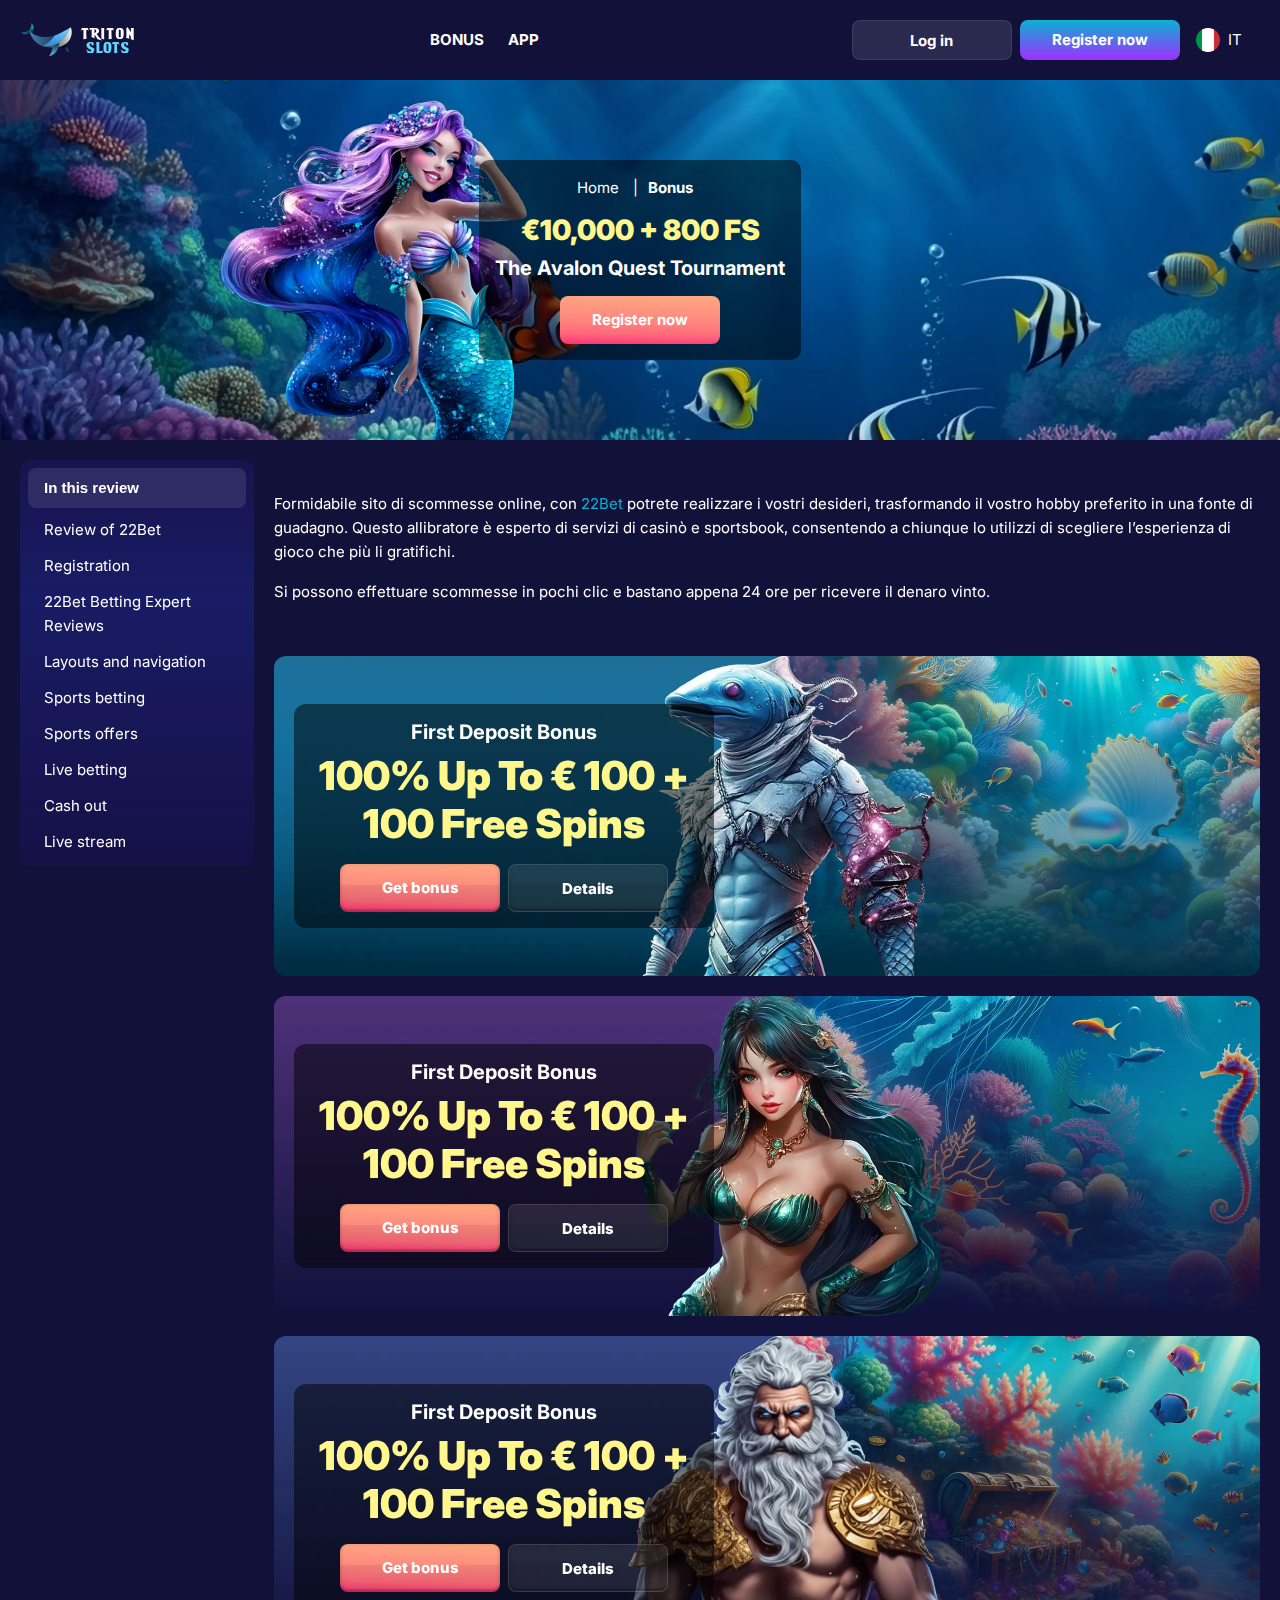
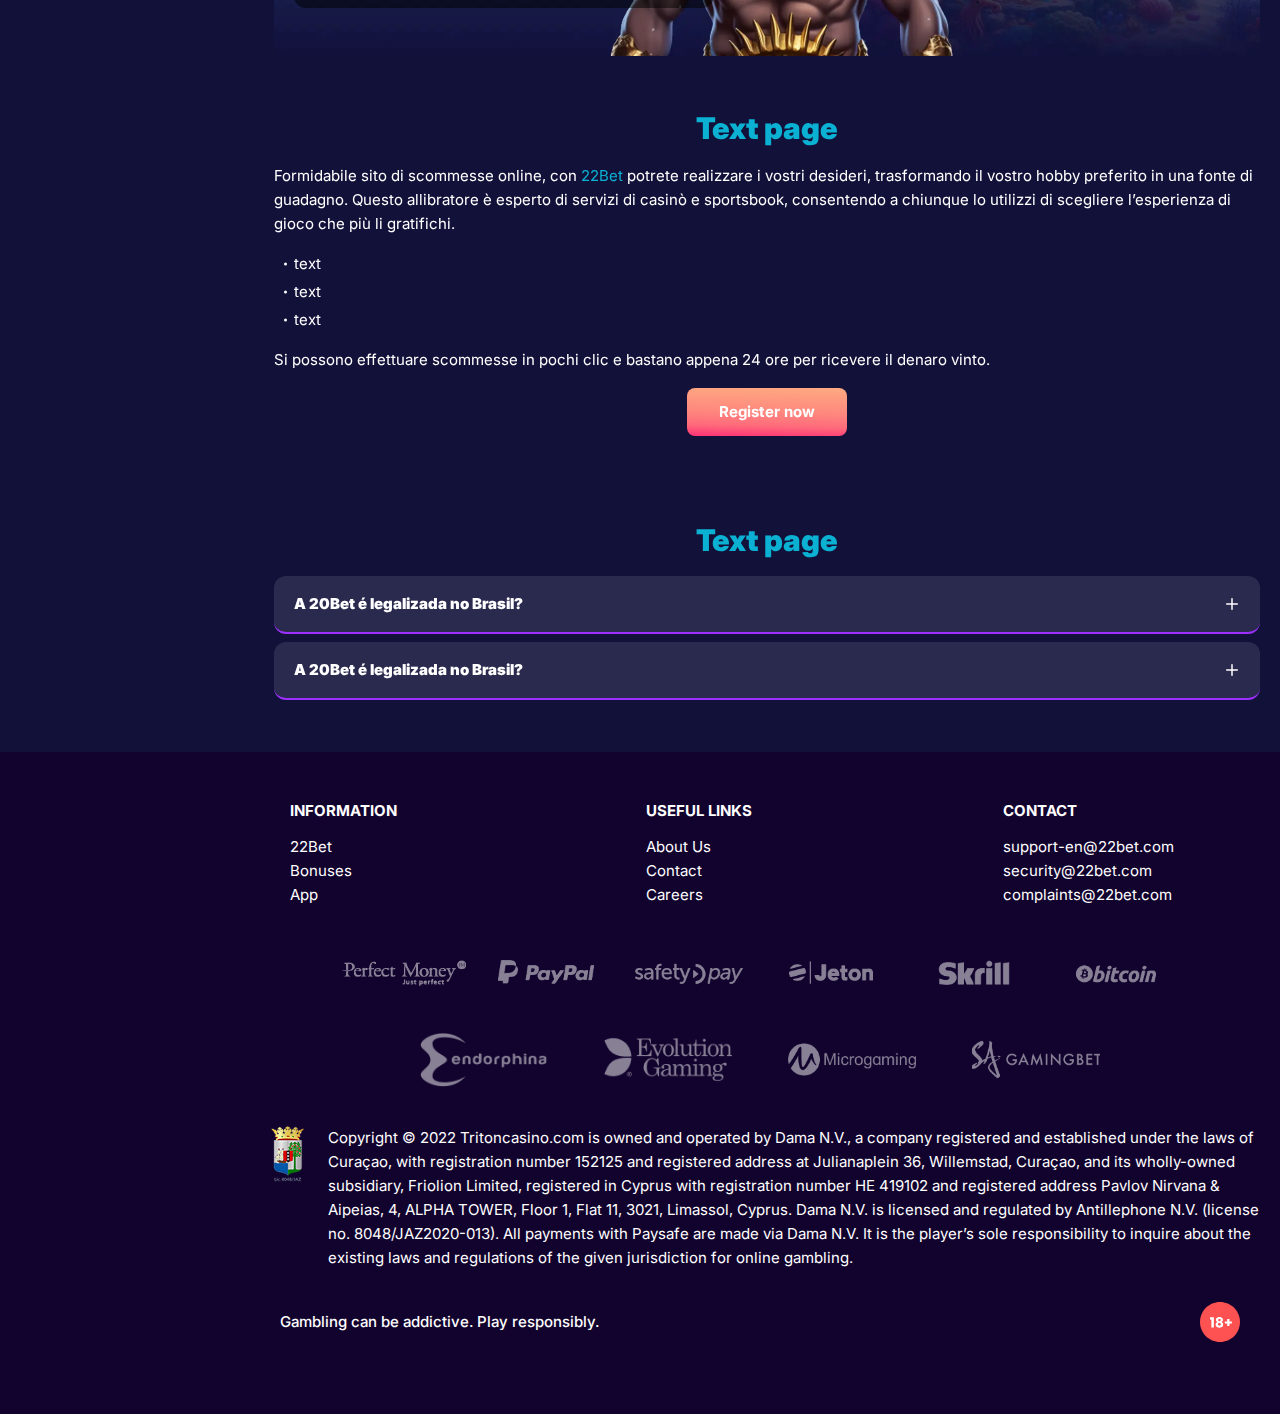
<file: bonus.html>
<!DOCTYPE html>
<html lang="it">
  <head>
    <meta charset="UTF-8" />
    <meta name="viewport" content="width=device-width, initial-scale=1.0" />
    <title>€10,000 + 800 FS
      The Avalon Quest Tournament</title>
    <meta
      name="description"
      content=""
    />
    <meta property="og:site_name" content="tritonslots" />
    <meta
      property="og:title"
      content=""
    />
    <meta property="og:type" content="website" />
    <meta property="og:url" content="http://tritonslotsitalia.com/" />
    <meta property="og:image" content />
    <meta property="og:image:alt" content />
    <meta property="og:locale" content="it" />
    <meta
      property="og:description"
      content=""
    />
    <link rel="preconnect" href="https://fonts.googleapis.com" />
    <link rel="preconnect" href="https://fonts.gstatic.com" crossorigin />
    <link
    href="https://fonts.googleapis.com/css2?family=Inter:wght@100..900&display=swap"
    rel="stylesheet"
  />
    <link rel="stylesheet" href="./css/reset.css" />
    <link rel="stylesheet" href="./css/main.css" />
    <link rel="stylesheet" href="./css/media.css" />
    <link rel="icon" href="./images/favicon.png" type="image/x-icon" />
    <script
      src="https://code.jquery.com/jquery-3.6.1.min.js"
      integrity="sha256-o88AwQnZB+VDvE9tvIXrMQaPlFFSUTR+nldQm1LuPXQ="
      crossorigin="anonymous"
    ></script>
  </head>
  <body>
    <header class="header">
      <section class="content header__content">
        <a href="./index.html" class="logo header__logo"
          ><img src="./images/logo.svg" alt="logo" title=""
        /></a>
        <button class="header__btn-menu">
          <svg
            width="16px"
            height="16px"
            viewBox="0 0 16 16"
            xmlns="http://www.w3.org/2000/svg"
          >
            <rect y="0" width="16" height="3" rx="1.5"></rect>
            <rect y="6.5" width="16" height="3" rx="1.5"></rect>
            <rect y="13" width="16" height="3" rx="1.5"></rect>
          </svg>
        </button>
        <nav class="menu header__menu">
          <ul class="header__menu-list">
            <li><a href="./bonus.html">Bonus</a></li>
            <li><a href="./app.html">App</a></li>
          </ul>
          <div class="header__btn">
            <a
              href="#"
              class="header__button header__button-login header__btn-login"
              >Log in
            </a>
            <a
              href="#"
              class="header__button header__button-signin header__btn-signin"
              >Register now</a
            >
          </div>
          <a class="sidebar__country sidebar__country-menu " href="#">
            <span><img src="./images/flag.png" alt="Sweden Flag" title /></span>
            <span>Italy</span>
          </a>
        </nav>
      
        <a href="#" class="header__button header__button-login">Log in </a>
        <a href="#" class="header__button header__button-signin">Register now</a>
        <a class="header__country" href="#">
          <span><img src="./images/flag.png" alt="Sweden Flag" title /></span>
          <span>it</span>
        </a>
       
      </section>
    </header>
    <section class=" hero hero__bonus hero__page">
        <div class="background hero__background hero__background-page" >
          <img src="./images/bonus/bg-bonus.webp" alt="hero" title />
        </div>

        <div class="hero__data hero__data-bonus">
          <ul
            class="breadcrumbs"
           
          >
            <li
              
            >
              <a href="#" >
                <span >Home</span></a
              >
              
            </li>
            <li
              
            >
              <a href="#" > <span >Bonus</span></a>
            
            </li>
          </ul>
          <h1 class="title general hero__title">
            €10,000 + 800 FS<strong>The Avalon Quest Tournament</strong>
          </h1>
          
          <a href="#" class="button hero__button hero__button-bonus">Register now</a>
        </div>
      </section>
    <main class="main main-page">
      
      <section class="main__wrap main__wrap-page">
      <aside class="sidebar-wrapper">
        <section class="content sidebar">
          
          <div class="sidebar__navigation">
          <button class="sidebar__links-button">In this review</button>
          <div class="sidebar__links">
            <ul class="sidebar__links-list">
              <li><a href="#" title>Review of 22Bet</a></li>
              <li><a href="#" title>Registration</a></li>
              <li><a href="#" title>22Bet Betting Expert Reviews</a></li>
              <li><a href="#" title>Layouts and navigation</a></li>
              <li><a href="#" title>Sports betting</a></li>
              <li><a href="#" title>Sports offers</a></li>
              <li><a href="#" title>Live betting</a></li>
              <li><a href="#" title>Cash out</a></li>
              <li><a href="#" title>Live stream</a></li>
            </ul>
          </div>
        </div>
        </section>
      </aside>

      <section class="content__wrapper">
        
        <section class="content page-nav">
          <div class="page-nav-button sidebar__links-button">In this review</div>
          <ul class="page-nav-list sidebar__links-list">
            <li><a href="#" title>Review of 22Bet</a></li>
            <li><a href="#" title>Registration</a></li>
            <li><a href="#" title>22Bet Betting Expert Reviews</a></li>
            <li><a href="#" title>Layouts and navigation</a></li>
            <li><a href="#" title>Sports betting</a></li>
            <li><a href="#" title>Sports offers</a></li>
            <li><a href="#" title>Live betting</a></li>
            <li><a href="#" title>Cash out</a></li>
            <li><a href="#" title>Live stream</a></li>
          </ul>
        </section>
        <section class="content article">
         
          <p>
            Formidabile sito di scommesse online, con
            <a href="#" class="article__link">22Bet</a> potrete realizzare i vostri desideri, trasformando il vostro hobby preferito in una fonte di guadagno. Questo allibratore è esperto di servizi di casinò e sportsbook, consentendo a chiunque lo utilizzi di scegliere l’esperienza di gioco che più li gratifichi.
          </p>
          <p>Si possono effettuare scommesse in pochi clic e bastano appena 24 ore per ricevere il denaro vinto.</p>
        </section>

        <section class="content banner banner-bonus">
          <div class="background banner__background banner__background-bonus">
            
            <img src="./images/bonus/banner-bonus1.webp" alt="banner" title />
          </div>
          <div class="banner__info banner__info-bonus">
            <h2 class="title high banner__title-main banner__title-bonus">
              First Deposit Bonus
              <strong> 100% up to € 100
                + 100 Free Spins </strong>
            </h2>
            <div class="bonuses__buttons">
              <a href="#" class="button bonuses__button">Get bonus</a>
              <a href="#" class="button bonuses__button bonuses__button-last ">Details</a>
           </div>
          </div>
        </section>
        <section class="content banner banner-bonus">
          <div class="background banner__background banner__background-bonus">
            
            <img src="./images/bonus/banner-bonus2.webp" alt="banner" title />
          </div>
          <div class="banner__info banner__info-bonus">
            <h2 class="title high banner__title-main banner__title-bonus">
              First Deposit Bonus
              <strong> 100% up to € 100
                + 100 Free Spins </strong>
            </h2>
            <div class="bonuses__buttons">
              <a href="#" class="button bonuses__button">Get bonus</a>
              <a href="#" class="button bonuses__button ">Details</a>
           </div>
          </div>
        </section>
        <section class="content banner banner-bonus">
          <div class="background banner__background banner__background-bonus">
            
            <img src="./images/bonus/banner-bonus3.webp" alt="banner" title />
          </div>
          <div class="banner__info banner__info-bonus">
            <h2 class="title high banner__title-main banner__title-bonus">
              First Deposit Bonus
              <strong> 100% up to € 100
                + 100 Free Spins</strong>
            </h2>
            <div class="bonuses__buttons">
              <a href="#" class="button bonuses__button">Get bonus</a>
              <a href="#" class="button bonuses__button bonuses__button-last">Details</a>
           </div>
          </div>
        </section>
       
        <section class="content article">
          <h2 class="article__title high title">
            Text page
          </h2>
          <p>
            Formidabile sito di scommesse online, con  <a href="#" class="article__link">22Bet</a> potrete realizzare i vostri desideri, trasformando il vostro hobby preferito in una fonte di guadagno. Questo allibratore è esperto di servizi di casinò e sportsbook, consentendo a chiunque lo utilizzi di scegliere l’esperienza di gioco che più li gratifichi.
          </p>
          
          <ul >
            <li >text</li>
                  <li >text</li>
                  <li >text</li>
          </ul>
          <p>Si possono effettuare scommesse in pochi clic e bastano appena 24 ore per ricevere il denaro vinto.</p>
         
          <a href="#" class="button article__button article__button-page ">Register now</a>
        </section>
     <section class="content faq ">
                <h2 class="title high faq__title ">Text page</h2>
                <ul class="faq__list " >
                  <li class="faq__item" >
                    <h3 class="title medium faq__subtitle js-button-expander" >A 20Bet é legalizada no Brasil?
                     </h3>
                    <div  class="faq__answer js-expand-content" >
                      <p >
                        O pacote especial para novos usuários da 20Bet paga 100% sobre o primeiro depósito, com limite de 600 BRL.
                      </p>
                    </div>
                  </li>
                  <li class="faq__item" >
                    <h3 class="title medium faq__subtitle js-button-expander" >A 20Bet é legalizada no Brasil?</h3>
                    <div class="faq__answer js-expand-content" >
                      <p >
                        O pacote especial para novos usuários da 20Bet paga 100% sobre o primeiro depósito, com limite de 600 BRL.
                      </p>
                    </div>
                  </li> 
                  
                  
                </ul>
              </section> 
      </section>
    </section>
    </main>
    <footer class="footer">
      <section class="content footer__content">
        
        <ul class="footer__menu">
          <li>
            <div>Information</div>
            <ul class="footer__info">
              <li><a href="#">22Bet
              </a></li>
              <li><a href="#">Bonuses</a></li>
              <li><a href="#">App
              </a></li>
              
            
            </ul>
          </li>
          
          <li>
            <div>Useful Links</div>
            <ul class="footer__info">
              <li><a href="#">About Us</a></li>
              <li><a href="#">Contact</a></li>
              <li><a href="#">Careers</a></li>
            </ul>
          </li>
          <li>
            <div>Contact
            </div>
            <ul class="footer__info">
              <li><a href="mailto:support-en@22bet.com" >support-en@22bet.com</a></li>
              <li><a href="mailto:security@22bet.com">security@22bet.com</a></li>
              <li><a href="mailto:complaints@22bet.com">complaints@22bet.com</a></li>
            </ul>
          </li>
        </ul>
        <ul class="footer__cards">
          <li>
            <a href="#"><img src="./images/perfect.png" alt="cards" title /></a>
          </li>
          <li>
            <a href="#"><img src="./images/paypal.png" alt="cards" title /></a>
          </li>
          <li>
            <a href="#"
              ><img src="./images/safety.png" alt="cards" title
            /></a>
          </li>
          <li>
            <a href="#"><img src="./images/jeton.png" alt="cards" title /></a>
          </li>
          <li>
            <a href="#"><img src="./images/scrill.png" alt="cards" title /></a>
          </li>
          <li>
            <a href="#"><img src="./images/bitcoin.png" alt="cards" title /></a>
          </li>
          
        </ul>
        <ul class="footer__cards footer__cards-last">
          <li>
            <a href="#"><img src="./images/endorfina.png" alt="cards" title /></a>
          </li>
          <li>
            <a href="#"><img src="./images/evolution.png" alt="cards" title /></a>
          </li>
          <li>
            <a href="#"
              ><img src="./images/micro.png" alt="cards" title
            /></a>
          </li>
          <li>
            <a href="#"><img src="./images/gaming.png" alt="cards" title /></a>
          </li>
          
          
        </ul>
        <div class="footer__wrap">
          <img src="./images/footer-frame.png" alt="logo" title />
          <p>
            Copyright &copy; 2022 Tritoncasino.com is owned and operated by Dama N.V., a company registered and established under the laws of Curaçao, with registration number 152125 and registered address at Julianaplein 36, Willemstad, Curaçao, and its wholly-owned subsidiary, Friolion Limited, registered in Cyprus with registration number HE 419102 and registered address Pavlov Nirvana & Aipeias, 4, ALPHA TOWER, Floor 1, Flat 11, 3021, Limassol, Cyprus. Dama N.V. is licensed and regulated by Antillephone N.V. (license no. 8048/JAZ2020-013). All payments with Paysafe are made via Dama N.V. It is the player’s sole responsibility to inquire about the existing laws and regulations of the given jurisdiction for online gambling.
          </p>
        </div>
        <div class="footer__wrapp">
          
          <p>
            Gambling can be addictive. Play responsibly.
          </p>
          <img src="./images/age.svg" alt="age" title />
        </div>
      </section>
    </footer>
    <script src="./js/sidebar.js" defer></script>
    <script src="./js/expander.js" defer></script>
    <script src="./js/mobile-menu.js" defer></script>
  </body>
</html>
</file>
<file: css/main.css>
html {
  scroll-behavior: smooth;
  text-size-adjust: 100%;
  box-sizing: border-box;
  
}

body {
  display: block;
  position: relative;
  width: 100%;
  font-family: 'Inter', sans-serif;
  font-size: 15px;
  font-weight: 400;
  line-height: 24px;
  text-align: left;
  color: #FFFFFF;
  background: #12113A;

  overflow-x: hidden;
}

.content {
  display: block;
  position: relative;
  width: 100%;
  max-width: 1250px;
  max-width: 1400px;
  overflow: hidden;
  border-radius: 12px;
  padding: 32px 0;
  margin: 0 auto 20px auto;
}

h1,
h2,
h3,
h4,
.title {
  display: block;
  position: relative;
  font-size: 40px;
  font-weight: 900;
  line-height: 48px;
  text-align: center;
  color:#FFF78C;
}

h2,
.title.high {
  display: flex;
  justify-content:center;
  align-items: center;
  font-size: 30px;
  line-height: 40px;
  font-weight: 900;
  color: #0BB1D3;
  text-align: center;
   text-transform: none;
  margin-bottom: 16px;
}

h3,
title.medium {
  font-size: 15px;
  font-weight: 900;
  line-height: 24px;
  text-align:center;
  color: #0BB1D3;
  text-transform: none;
}
h4,
title.mini {
  font-size: 13px;
  font-weight: 700;
  line-height: 32px;
  text-align: center;
  color: #FFF78C;
   text-transform: uppercase;
}

article > *,
.article > *,
.desk > * {
  margin-top: 16px;
}

article > *:first-child,
.article > *:first-child,
.desk > *:first-child {
  margin-top: 0 !important;
}

article > h2,
.article > h2,
.desk > h2 {
  margin-top: 32px;
}

article > h3,
.article > h3,
.desk > h3 {
  margin-top: 16px;
}
article > h4,
.article > h4,
.desk > h4 {
  margin-top: 16px;
}

.button
 {
  position: relative;
  width: 160px;
  height: 48px;
  background: linear-gradient(181.42deg, #FEC183 1.1%, #FEA981 1.16%, #FE877E 50.77%, #FE6B7B 77.06%, #FF1572 111.95%);
  border-radius: 8px;
  overflow: hidden;
  font-size: 15px;
  font-weight: 700;
  line-height: 24px;
  text-align: center;
  text-decoration: none;
  color: #ffffff;
  white-space: nowrap;
  cursor: pointer;
  padding: 12px 24px;
  margin: 0 auto;
  transition: all 0.5s;
 
}




.button:hover {
  transform: scale(1.1);
}

.header__button {
  position: relative;
  min-width: 160px;
  height: 40px;
  font-size: 15px;
  font-weight: 700;
  line-height: 24px;
  text-align: center;
  text-decoration: none;
  border-radius: 8px;
  white-space: nowrap;
  color: #FFFFFF;
  cursor: pointer;
  padding: 8px 24px;
  margin: 0 auto;
    transition: all 0.5s;
}

.header__button-signin{
  background: linear-gradient(0deg, #9F2FFF 0%, #0BB1D3 100%);

  margin-right: 16px;
  margin-left: 8px;
  
  
}

.header__button-signin:hover {
  background: #FFFFFF1A;
  border: 1px solid #FFFFFF1A;
}

.header__button-login {
  background: #FFFFFF1A;
  border: 1px solid #FFFFFF1A;
  margin-left: auto;
  margin-right: 0;
  padding: 8px 31.5px;
  
}

.header__button-login:hover {
  background: linear-gradient(0deg, #9F2FFF 0%, #0BB1D3 100%);


}

.header,
.main,
.footer {
  display: flex;
  position: relative;
  justify-content: space-between;
  align-items: center;
  width: 100%;
  max-width: 1600px;
  padding: 20px;
  margin: 0 auto;
}

.background,
.hero__background {
  display: block;
  position: absolute;
  bottom: 0;
  left: 0;
  height: 100%;
  width: 100%;
  overflow: hidden;
}

.background img,
.hero__background img {
  position: relative;
  display: block;
  width: 100%;
  height: 100%;
  object-fit: cover;
}
.images img {
  border-radius: 6px;
  width: 100%;
  height: 100%;
  overflow: hidden;
}

/* -------------------HEADER---------------- */

.header {
  position: fixed;
  top: 0;
  left: 0;
  right: 0;
  background: #12113A;
  padding: 0;
  z-index: 100;
  max-width: 100%;
}

.header__content {
  display: flex;
  align-items: center;
  justify-content: space-between;
  flex-direction: row;
  max-width: 1600px;
  max-height: 80px;
  border-radius: 0;
  background: #12113A;
  padding: 20px 20px;
  margin-bottom: 0;
}

.logo {
  display: block;
  position: relative;
  flex: 0 0 116px;
  margin-right: 138px;
  padding: 20px 0;
  transition: all 0.5s;
}



.logo:hover {
  transform: scale(1.2);
}

.logo img {
  display: block;
  position: relative;
  width: auto;
  max-height: 40px;
}

.header__menu {
  display: flex;
  white-space: nowrap;
  max-height: calc(100vh - 80px);
  overflow-y: auto;
  margin-left: 28%;
    margin-right: auto;
}

.header__menu-list {
  display: flex;
  flex: 1 1 auto;
  flex-direction: row;
  justify-content: center;
  align-items: center;
  white-space: nowrap;
  gap: 24px;
  

}

.header__menu-list li {
  display: block;
  text-align: left;
  transition: all 0.5s;
}

.header__menu-list li a {
  display: block;
  color: #ffffff;
  font-weight: 700;
  text-transform: uppercase;
  padding: 20px 0;
  
  
}

.header__menu li a:hover {
 color: #FFF78C;

}
.header__country {
  display: flex
;
    align-items: center;
  margin-right: 10px;
  color:#FFFFFF;
  text-transform: uppercase;
  margin-left: 0;
}
.header__country img {
  display: block;
  width: 24px;
  height: 24px;
  vertical-align: middle;
}
.header__country span {
  
  margin-right: 8px;}

.header__country span,.sidebar__country span {
  display: inline-block;
}



.header__btn {
  display: none;
}
/* -------------- header__btn-menu-----------*/

.header__btn-menu {
  display: block;
  flex: 0 1 auto;
  min-width: 0;
  background: #FFFFFF1A;

  border: 1px solid #ffffff;
  padding: 12px;
  order: 3;
  transition: all 0.5s;
}

svg {
  position: relative;
  fill: 
  #ffffff;
  line-height: 1;
  vertical-align: 1;
}

.header__btn-menu {
  display: none;
}

.header__menu .sidebar__country-menu{
  display: none;
}

/* -------------main------------- */
.main {
  padding-top: 100px;
  padding-bottom: 0;
}

.content__wrapper {
  display: block;
  position: relative;
  flex: 1 1 100%;
  margin-left: 20px;
}

/* -------------sidebar--------- */

.sidebar-wrapper {
  display: block;
  position: relative;
  align-self: stretch;
  flex: 0 0 234px;
}
.sidebar {
  position: sticky;
  top: 100px;
  bottom: 20px;
 
  box-shadow: none;
  background: none;
  padding: 0px;
  overflow-y: auto;
  height: calc(100vh - 100px);
 
}

.sidebar::-webkit-scrollbar {
  display: none;
}


.sidebar__country{
  display: flex;
    align-items: center;
  padding: 0 5px;
  margin-top: 16px;
}
.sidebar__country img {
  display: block;
  width: 24px;
  height: 24px;
  vertical-align: middle;
}

.sidebar__country span{
  color:#FFFFFF;
  margin-left: 8px;
  margin-bottom: 16px;
  transition: all 0.5s;
}

.sidebar__country span:hover{
  color:#FFF78C;
  
}


.sidebar__menu ul li a {
  display: block;
  position: relative;
  color: #FFFFFF;
  transition: all 0.5s;
  display: flex;
  align-items: center;
  transition: all 0.5s;
}

.sidebar__menu ul li:nth-child(2),.sidebar__menu ul li:last-child{
  padding-bottom: 12px;
  border-bottom:1px solid #FFFFFF1A;

}
.sidebar__links-list li{
  padding:0 16px ;
}

.sidebar__menu ul li:hover a img {
  filter: brightness(0) saturate(100%) invert(88%) sepia(40%) saturate(500%) hue-rotate(0deg) brightness(1.1);

}

.sidebar__menu ul li:hover a {
  color:#FFF78C;
  
}

/*  */

.sidebar__menu, .sidebar__navigation{
  padding: 8px;
  background: linear-gradient(0deg, rgba(25, 16, 78, 0.6), rgba(25, 16, 78, 0.6)),
linear-gradient(179.99deg, rgba(34, 81, 219, 0.13) 0%, rgba(34, 81, 219, 0.48) 33.9%, rgba(34, 81, 219, 0) 102.64%);

  border-radius: 12px;
  
  margin-bottom: 16px;
}

.sidebar__menu ul li{
  display: flex;
  align-items: center;
  padding: 0 12px;
  padding: 12px;
  transition: all 0.5s;
}


.sidebar__menu ul li + li {
  margin-top: 5px;
}
.sidebar__menu li a img {
  min-width: 20px;
  min-height: 20px;
  margin: auto;
  margin-right: 12px;
  vertical-align: middle;
}



.sidebar__links-button,.sidebar__nav-button {
  position: relative;
  width: 100%;
  font-size: 15px;
  font-weight: 700;
  line-height: 24px;
  color: #FFFFFF;
  text-align: left;
  
background: #FFFFFF1A;

  padding: 8px 16px;
  white-space: normal;

  border-radius: 8px; 
  margin-bottom: 10px;
  transition: all 0.5s;
}

.page-nav-button{
  border-radius: 0;
}

.sidebar__navigation{
  
  padding: 8px 8px 12px 8px;
 border-radius: 8px;

}

/* .sidebar__links-button::after  */
.page-nav-button::after
{
  content: "";
  display: block;
  position: absolute;
  right: 10px;
  top: 50%;
  transform: translateY(-50%);
  width: 20px;
  height: 20px;
  background: url(../images/sidebar/sidebar-arrowDown.svg) no-repeat center center / contain;
  transition: transform 0.3s ease-in-out;
}

.sidebar__links-button.active::after {
  transform: translateY(-50%) rotate(180deg); 
 
}

.sidebar__links-list li a {
  position: relative;
  display: block;
  color: #FFFFFF;
  
  transition: all 0.5s;
 
}


.sidebar__links-list.active {
  display: block;
}



.sidebar__links-list li a:hover{
  color: #FFFFFF;
  font-weight: 700;
  
}

.sidebar__links-list li + li {
  padding-top: 12px;
}

.page-nav-button {
  margin-bottom: 0;
  cursor: pointer;
}

/* .sidebar__links-list, */
.page-nav-list {
  overflow: hidden;
  max-height: 0;
  transition: max-height 0.5s ease;
}

/* .page-nav-list{
  padding:0 16px ;
 
} */


/* .sidebar__links-list.active, */
.page-nav-list.active {
  display: block;
  max-height: 1000px;
}

.page-nav-list.active {
  margin-top: 10px;
  margin-bottom: 10px;
}

.page-nav {
  display: none;
  background: linear-gradient(0deg, rgba(25, 16, 78, 0.6), rgba(25, 16, 78, 0.6)),
linear-gradient(179.99deg, rgba(34, 81, 219, 0.13) 0%, rgba(34, 81, 219, 0.48) 33.9%, rgba(34, 81, 219, 0) 102.64%);
  padding: 0;
}

/* -----------hero------ */

.hero {
  display: flex;
  justify-content: center;
  align-items: center;
  min-height: 360px;
  height: 360px;
  padding: 0;
  border-radius: 12px;
  padding: 30px 20px ;
  /* max-width: 1400px; */
}

.hero__data {
  display: flex;
  flex-direction: column;
  justify-content: center;
  align-items: center;
  position: relative;
  max-width: 500px;
  border-radius: 10px;
  padding: 16px;

  
}


.hero__title strong{
  font-size: 20px;line-height: 24px;
  font-weight: 700;
  color:#ffffff;
  text-transform: capitalize;
  
  margin-top: 8px;
}

.hero__title {
  display: flex;
  flex-direction: column;
  text-align: center;
  margin-bottom: 16px;
}

.hero__rating {
  display: flex;
  justify-content: center;
  align-items: center;
  margin-bottom: 16px;
  font-size: 15px;line-height: 24px;
  font-weight: 400;
  color:#ffffff;
  }

.hero__rating p {
  margin-right: 16px;
  
}
.hero__rating span {
  display: flex;
  align-items: center;
  gap: 4px;
  white-space: nowrap;
}




.hero__button {
  margin-left:auto;
  z-index: 3;
}
/* -------------article--------------- */

.article .article__subtitle {
  justify-content: start;
  font-size: 20px;
  line-height: 32px;
  color: #ffffff;
  padding: 0;
  margin: 16px 0 0 0;
  text-decoration: none;
}

.article__button,
.ratings__button {
  display:flex;
  justify-content: center;
  align-items: center;
  width: 160px;
  height: 48px;
  margin-top: 16px;
  margin-right: auto;
  margin-left: auto;
  transition: all 0.5s;
}

.article__button:hover,
.ratings__button:hover {
  transform: none;
  background: #FFFFFF1A;
  border: 1px solid #FFFFFF;
}

.article ul li {
  position: relative;
  padding-left: 20px;
}

.article ul li + li{
  margin-top: 4px;
}

.article ul li::before
 {
  content: "";
  position: absolute;
  display: block;
  width: 3px;
  height: 3px;
  border-radius: 50%;
  top: 50%;
  transform: translateY(-50%);
  left: 10px;
  background: #ffffff;
}

/* для нумерованного списка */

.article ol {
  counter-reset: ol;
  position: relative;
  
}

.article ol li {
  counter-increment: ol; 
  position: relative; 
  padding-left: 20px;}

.article ol li::before {
  content: counter(ol) "."; 
  display: inline-block;
  position: absolute;
  font: inherit;
  font-weight: 700;
  color: inherit;
  left: 0;
  top: 50%;
  transform: translateY(-50%);
}
/*  */


/* ------about----------- */
table {
  width: 100%;
  display: flex;
}
.about__group {
  display: flex;
  flex-direction: column;
  width: 50%;
  gap: 8px;

}
.about__group + .about__group {
  margin-left: 20px;
}
 table tr ,.features ul li {
  position: relative;
  display: flex;
  padding: 12px 20px ;
 background: #FFFFFF1A;
border-bottom: 1px solid #9D30FE;
 border-radius: 10px;
 
 
}

/* table tr::after,.features ul li::after{
  content: ''; 
  display: block;
  position: absolute; 
  top: 0;
  left: 0;
  right: 0;
  bottom: 0;
  padding: 1px;
background:linear-gradient(0deg, #9F2FFF 0%, #0BB1D3 100%);

mask: linear-gradient(#fff 0 0) content-box, linear-gradient(#fff 0 0);
    -webkit-mask-composite: destination-out;
  border-radius: 10px; 
} */




table td:first-child {
  width: 50%;
  font-weight: 700;
  color:#FFffff;

}

table td:last-child {
  width: 50%;
  padding-left: 10px;
}

/* ------------features------ */

.features__info  {
  display: block;
  position: relative;
  
  height: auto;
  
} 
.features__list {
  display: flex;
  gap: 20px;
  justify-content: space-between;
 }

  .features ul li {
    display: flex;
    align-items: center;
    padding: 12px 20px 12px 60px;
  }

  .features ul li::before{
    content: '';
    display: block;
    position: absolute;
    min-width: 24px;
    height: 24px;
    left: 20px;
    background: url(../images/main/features-icon.svg) no-repeat center center / contain;
  }
  
  .features__info ul{
    display: flex;
    flex-direction: column;
    gap: 8px;
  }

.features__info {
  width: 50%;
  
}

/* -------------banner---------------- */

.banner {
  position: relative;
  display: flex;
  align-items: center;
  justify-content:flex-start;
  overflow: hidden;
  width: 100%;
  min-height: 320px;
  padding:  20px;
  background: transparent;
 
    border-radius: 12px;
    margin-bottom: 20px;

  z-index: 1;
}


.banner__info {
  display: flex;
 
  flex-direction: column;
  align-items: center;
  position: relative;
 
  max-width: 420px;
  text-align: left;
  
  border-radius: 12px;
  padding: 16px;
  z-index: 1;
}

.banner .banner__title-main {
  flex-direction: column;
  align-items: center;
  font-weight: 700;
  line-height: 24px;
  font-size: 20px;
  color: #ffffff;
  text-align: center;
  text-transform: capitalize;
  margin-bottom: 16px;
}

.banner .banner__title::after {
  display: none;
}

.banner__title-main > *:last-child {
  color: #FFF78C;
  font-size: 40px;
  line-height: 48px;
  margin-top: 8px;
  font-weight: 900;
}



.banner__button:first-child button {
  width: 176px;
  height: 48px;
  display: flex;
    justify-content: center;
    align-items: center;
 


 margin-left:0;
}

/* ------------ratings------------------- */

.ratings__list {
  
  display: flex;
 
  flex-wrap: wrap;
  gap: 8px;
  
}

.ratings__list li {
  position: relative;
  display: flex;
  justify-content: center;
  flex-direction: column;
  width: 100%;
background: #FFFFFF1A;

  border-radius: 10px;
  padding:24px 20px;
  color: #FFFFFF;
  
}


.ratings__content{
  display: flex;
  gap:20px;
}


.ratings__info {
  display: flex;
  flex-direction:row-reverse;
  justify-content:space-between;
  align-items: center;
  font-size: 15px;
  line-height: 24px;
  font-weight: 700;
  margin-bottom: 16px;
}


.ratings__list p{
  margin-right: auto;
  font-size: 15px;
  line-height: 24px;
  font-weight: 700;
  text-transform: capitalize;
  
}


.ratings__img img{
  
  width: 40px;
  height: 40px;
}

.ratings__img img + img{
  margin-left: 16px;
}


/* --------faq------------- */

.faq__subtitle {
  position: relative;
  font-weight: 900;
  font-size: 15px;
  line-height: 24px;
  text-align: left;
background: #FFFFFF1A;
border-bottom: 2px solid #9D30FE;
text-transform: none;
  border-radius: 12px;
  color:#FFFFFF;
  cursor: pointer;
  padding: 16px 60px 16px  20px;
}

.faq__list li + li {
  margin-top: 8px;
}

.faq__subtitle::after {
  content: "";
  display: block;
  position: absolute;
  top: 50%;
  transform: translateY(-50%);
  right: 16px;
  width: 24px;
  height: 24px;
  background: url(../images/faq-plus.svg) no-repeat center center / contain;;
  transition: all 0.5s;
}

.faq__subtitle.active::after {
  background: url(../images/faq-minus.svg) no-repeat center center / contain;
  
}



.faq__item{
  position: relative;
  border-radius: 12px;
}

.faq__item.active{
  background: #FFFFFF1A;

border-bottom: 2px solid #0BB1D3;
}

.faq__subtitle.active {
  color:#0BB1D3;
 border-bottom: none;
 border-radius: 12px 12px 0 0 ;


}

.faq__answer {
  position: relative;
  padding:0 20px  12px 20px ;
  border-radius: 12px;
  background: #FFFFFF1A;

  color:#ffffff;
  border-top-right-radius: 0;
  border-top-left-radius: 0;
  
 

  
}



.js-expand-content {
  display: none;
  overflow: hidden;
}
/*  */

.js-expand-content.expanded {
  height: 100%;
}


/* ---------main__arrow------ */
.main__arrow {
  display: block;
  position: fixed;
  width: 32px;
  height: 32px;
  right: 20px;
  bottom: 20px;
  background: url(../images/ArrowUp.svg) no-repeat center center / contain;
  z-index: 100;
}

/* -------footer------------ */
.footer {
  padding-top: 0;
  padding-left: 260px;
  background: #12032E;

  max-width: 100%;
}

.footer__content {
  display: flex;
  flex-direction: column;
  align-items: center;
  
  max-width: 1250px;
  gap: 32px;
  padding-left: 0;
  padding-right: 0;
  
}

.footer__logo {
  display: flex;
  max-height: 40px;
  padding: 0;
  margin: 0 auto;
  flex: 0;
}

.footer__logo img {
  display: block;
}
.footer__menu {
  display: flex;
  flex-wrap: wrap;
  gap: 16px;
  align-items: center;
  align-content: center;
  justify-content: center;
  border-radius: 20px;
 
  padding: 4px 32px;
}

.footer__menu {
  display: flex;
  justify-content: space-between;
  flex-wrap: wrap;
  padding: 15px 30px;
  align-items: flex-start;
}

.footer__menu div {
  font-weight: 700;
  color:#ffffff;
  text-transform: uppercase;
  margin-bottom: 12px;
}

.footer__menu li {
  position: relative;
  color:#ffffff;
  
  flex: 0 1 calc((100% - 30px) / 4);
}
.footer__info {
  position: relative;
}


.footer__info a {
  white-space: nowrap;
  color: inherit;
}



.footer__cards {
  display: flex;
  flex-wrap: wrap;
  justify-content: center;
  align-items: center;
  gap: 14.5px;
}
.footer__cards li a {
  display: block;
}

.footer__cards li {
  
  transition: all 0.5s;
}

.footer__cards li:hover {
  transform: scale(1.1);
}

.footer__cards img {
  width: 100%;
  height: auto;
  width: 128px;
  
  height: 100%;
}

.footer__cards-last{
  gap:56px;
}

.footer__wrap,.footer__wrapp {
  display: flex;
  justify-content: space-between;
  align-items: flex-start;
  gap:12px;

}
.footer__wrap img {
  display: block;
  width: 56px;
  height: 56px;
}

.footer__wrapp{
  align-items: center;
  width: 100%;
  gap: 16px;
  padding: 0 20px;
}

.footer__wrap p,.footer__wrapp p {
  color:#ffffff;
}

.footer__wrapp p{
  color:#ffffff;
  font-weight: 500;
}


.footer__wrapp img{
  display: block;
  width: 40px;height: 40px;
  margin-left: auto;
}

/* --------------bonus-page--------------- */
.breadcrumbs {
  display: flex;
  justify-content:center;
  text-align: center;
  margin-bottom: 12px;
  white-space: nowrap;
}

.breadcrumbs li:not(:last-child) a {
  padding-left: 0;
}


.breadcrumbs li a {
  font-weight: 400;
  color: #ffffff;
  padding: 10px;
}

.breadcrumbs li:first-child a:hover {
  color: #FFF78C;
}

.breadcrumbs li:last-child a {
  font-weight: 700;
}

.breadcrumbs > li:not(:last-child):after {
  content: "|";
  position: relative;
 color: #ffffff;
}

.hero__title-bonus {
  margin-bottom: 16px;
}

/* .article__link {
  color: #FFF78C;
} */

.article a:not(.button){
  color: #0BB1D3;
}

.banner__background-page {
  height: 173px;
  max-height: 100%;
  object-fit: cover;
  
}


.banner__background-page img{
  display: block;
  height: 100%;
  width: 100%;
  object-fit: cover;
  

  
}



.hero__page {
  position: relative;
  max-width: 1504px;
  max-width: 100%;
    margin-left: auto;
    margin-right: auto;
  display: flex
;
top: 80px;
  justify-content: center;
  align-items: center;
 border-radius: 0;
  padding-top: 24px;
  padding-bottom: 24px;
  padding-left: calc(50% - 550px);
  padding-right: calc(50% - 550px);
  overflow: hidden;
}

.main-page{
  top: 0;
    display: block;
}



.main__wrap {
  display: flex
;
  position: relative;
  flex: 1 1 100%;
  justify-content: center;
  align-items: stretch;
  max-width: 1600px;
  /* padding: 20px 30px; */
  margin: 0 auto;
}
.bonuses__buttons {
  display: inline-flex;
  justify-content: center;
  flex-wrap: wrap;
  gap: 8px;
  
}

.bonuses__button {
  width: 160px;
  height: 48px;
  font-size: 15px;line-height: 24px;font-weight: 800;
  box-shadow: 0px -3px 0px 0px #0000001A inset,0px -1px 4px 0px #00000040 inset,0px -59px 1px -32px #00000012 inset;
  padding: 12px 24px;
  transition: all 0.5s;
}


.bonuses__button:first-child {
  
  
  background: linear-gradient(181.42deg, #FEC183 1.1%, #FEA981 1.16%, #FE877E 50.77%, #FE6B7B 77.06%, #FF1572 111.95%);

  color: #ffffff;
  
}

.bonuses__button:first-child:hover{
 background: linear-gradient(0deg, #9F2FFF 0%, #0BB1D3 100%);

  /* border: 1px solid #FFFFFF1A; */
  transform: none;
} 

.bonuses__button:last-child {border: 1px solid #FFFFFF1A;
  background: #FFFFFF1A;
  color:#ffffff;

}

.bonuses__button:last-child:hover {
  transform: none;
  background: linear-gradient(181.42deg, #FEC183 1.1%, #FEA981 1.16%, #FE877E 50.77%, #FE6B7B 77.06%, #FF1572 111.95%);
}
/* .hero__button-page{
  background: #FF4949;

} */



.article__list li + li {
  margin-top: 8px;
}

.banner__wrapper{
  display: flex;
  flex-wrap: wrap;
  flex-direction: column;
  gap:20px;
  padding: 0;
  background: none;
}

.banner-bonus{
  z-index: 1;
}
/* .banner-bonus::after{
    content: ''; 
  display: block;
  position: absolute; 
  top: 0; 
  left: 0;
  right: 0;
  bottom: 0;
  padding: 1px;
background: linear-gradient(0deg, #9F2FFF 0%, #0BB1D3 100%);


mask: linear-gradient(#fff 0 0) content-box, linear-gradient(#fff 0 0);
    -webkit-mask-composite: destination-out;
  border-radius: 12px; 
 
} */

/* .article__button-page{
  background: linear-gradient(91.42deg, #E12151 0%, #FF646D 88.65%);

} */

/* --------------------app-page------------- */
.banner__app {
  position: relative;
  display: flex;
  flex-direction: row;
  align-items: center;
  justify-content: flex-end;
  min-height: 200px;
  border-radius: 6px;
  padding:  20px;
}
.banner__logo{
margin-left: 170px;
margin-right: 170px;
flex: none;
}

/* .hero__button-app{
  margin-top: 12px;
} */

.banner__logo img {
  max-height: 90px;
}

.banner__content-app {
  display: flex;
  align-items: center;
  flex-direction: column;
  gap:16px;
  
}


.banner__btn {
  display: flex;
  flex-direction: column;
  position: relative;
  width: 240px;
  height: 56px;
  font-size: 15px;
  font-weight: 700;
  line-height: 20px;
  text-align: left;
  text-decoration: none;
  justify-content: center;
  border-radius: 10px;
  align-items: flex-start;
  background: #12113A;
  color: #ffffff;
    cursor: pointer;
    text-transform: uppercase;
  padding:  16px 38px;
  padding: 16px 30px 16px 80px;
  padding: 8px 22px 8px 70px;
  margin: 0 ;
  transition: all 0.3s ease;
  overflow: hidden;
  
}

.banner__btn::before{
  content: ''; 
  display: block;
  position: absolute; 
  top: 0; 
  left: 0;
  right: 0;
  bottom: 0;
  padding: 2px;
background:linear-gradient(0deg, #9F2FFF 0%, #0BB1D3 100%);
mask: linear-gradient(#fff 0 0) content-box, linear-gradient(#fff 0 0);
    -webkit-mask-composite: destination-out;
  border-radius: 10px; 
} 

.banner__btn:hover {
  transform: scale(1.1);
}

.banner__btn span{
  font-weight: 700;font-size: 24px;
  line-height: 32px;
  text-transform:none;
}


.banner__btn-android{
  padding: 8px 20px 8px 70px;
}

.banner__btn-app::after,
.banner__btn-android::after {
  content: "";
  position: absolute;
  left: 26px;
  
  top: 50%;
  transform: translateY(-50%);
  width: 32px;
  height: 32px;
  background: url(../images/app/android.svg) no-repeat center center / contain;
}

.banner__btn-android::after {
  background: url(../images/app/apple.svg) no-repeat center center / contain;
}
</file>
<file: css/media.css>
@media screen and (max-width: 1558px) {
  .ratings__img img + img {
    margin-left: 12px;
}
}

@media screen and (max-width: 1486px) {
  .ratings__img img + img {
    margin-left: 10px;
}

.header__menu {
  margin-left: auto;
}

.ratings__img img {
  width: 36px;
  height: 36px;
}
}
@media screen and (max-width: 1370px) {
      .ratings__img img + img {
        margin-left: 5px;
    }

        .ratings__img img {
        width: 32px;
        height: 32px;
    }

    .hero__background img{
      object-position: 1%;
    }

    .banner__info-bonus{
      background: rgba(0, 0, 0, 0.5);
    }
}
@media screen and (max-width: 1313px) {
  .rating__wrapper {
    padding-left: 0;
  }

  .table tr td:nth-child(2) img {
    width: 20px;
  }

  .features__table-content{
flex-direction: column;
  }
  .features-wrapper {
    width: 100%;
  }

}

@media screen and (max-width: 1292px) {
  .features {
    flex-direction: column;
  }

  .content__wrapp {
  
    margin-bottom: 20px;
  }
  .features__wrapp {
    margin-left: 0;
    border-radius: 16px;
    width: 50%;
  }

  .features-banner__background {
    width: 100%;
    max-height: 571px;
  }


}



@media screen and (max-width: 1288px) {
  .features__table td:nth-child(1) {
    width: 45%
  }
  .features__table td:nth-child(2) {
    width: 55%;
    padding-left: 5px;
  }
  .hero__data{
    background: rgba(0, 0, 0, 0.5);
  }
}


@media screen and (max-width: 1252px) {
  .features-banner__data {
    padding: 20px;
  }

  .features-banner__title {
    font-size: 28px;
  }
  .features-banner__title span{
    font-size: 16px;
  }
  
  .hero{
    padding-left: 20px;
  }
}

@media screen and (max-width: 1233px) {
  
  .table tr td:nth-child(2) img {
    width: 18px;
  }
  .ratings__wrap {
    gap: 0;
  }

  .banner__app {
    padding-left: 20px;padding-right: 20px;
  }

  table {
    flex-direction: column;

  }

  .about__group + .about__group {
    margin-left: 0;
    margin-top: 4px;
}

.about__group{
  width: 100%;
}

  table td:first-child {
    width: 40%;
  }

  table td:last-child {
    width: 60%;
  }
  .banner__info{
    background: rgba(0, 0, 0, 0.5);
    border-radius: 6px;
    
    min-width: 0;
  }

  .bonuses__button:last-child{
    border: 1px solid #ffffff;
  }

  .bonuses__button:first-child:hover {
    border: 1px solid #ffffff;
  }
  .banner{
    padding-left: 20px;
  }
}
@media screen and (max-width: 1205px) {

.ratings__img img + img {
    margin-left: 0;
}
.features__table-content {
  flex-direction: column;
}
.features-wrapper {
  width: 100%;
}
}
@media screen and (max-width: 1183px) {
  .ratings__wrap {
    flex-direction: column;
    align-items: center;
    gap: 20px;
    width: 100%;
    min-height: 328px;
    min-height: max-content;
  }

  
  .table tr td:nth-child(2) img {
    width: 24px;
  }
  .features-banner__title span {
    font-size: 22px;
}

  .content__wrapp {
    flex-direction: column;
  }
  .features-banner__title {
    font-size: 32px;
}

  .features__wrapp{
  width: 100%;
  height: 368px;
  }

  .features-banner__data {
    padding: 40px;
}

  
  .features .content__wrapp-last{
    flex-direction: column;
  }


  .banner__app {
    justify-content: flex-start;
  }

  .banner{
    width: 100%;

  }
}


@media screen and (max-width: 1136px) {

table td:first-child {
  width: 50%;
}
table{
  flex-direction: column;
}
.about__group{
  width: 100%;
}
.about__group + .about__group {
  margin-left: 0;
  margin-top: 8px;
}
.ratings__content {
  flex-direction: column;
  gap: 8px;
}

.hero__background img{
object-position: 1%;
}
.features__list {
  width: 100%;
  flex-direction: column;
  gap:8px;
}
.features__info {
  width: 100%;}
.hero__data{
  background: rgba(0, 0, 0, 0.5);
}
    .ratings__img img + img {
        margin-left: 5px;
    }

table td:last-child {
  width: 50%;
}}

@media screen and (max-width: 1060px) {

.features__list {
  width: 100%;
  flex-direction: column;
  gap:8px;
}
.features__info {
  width: 100%;}


  .footer{
    padding: 20px;
  }

}

@media screen and (max-width: 781px) {
  .footer__menu li {
    flex: 0 1 calc((100% - 30px) / 3)
  }

  .footer__menu{
    
    gap: 0;
  }
}

@media screen and (max-width: 800px) {
  /* -------------------------- */
  .header__menu {
    display: none;
  }
  .header__btn-menu {
    display: block;
   background: #12113A;
    border: 1px solid 
    #ffffff;

    border-radius: 8px;
  }
  .header__btn-menu.active {
    background: #12113A;
  }

  .header__btn-menu svg {
    display: block;
    margin: 0;
  }
  .header__btn-menu svg rect {
    transform-origin: 50% 50%;
    transition: all 0.5s;
  }

  .header__btn-menu.active svg rect:nth-child(1) {
    x: -2px;
    y: 6px;
    width: 20px;
    transform: rotate(225deg);
  }

  .header__btn-menu.active svg rect:nth-child(3) {
    opacity: 0;
  }

  .header__btn-menu.active svg rect:nth-child(2) {
    x: -2px;
    y: 6px;
    width: 20px;
    transform: rotate(135deg);
  }

  .header__menu {
    /* display: none; */
    position: fixed;
    top: 80px;
    left: 0;
    width: 100%;
    height: 0;
    overflow: hidden;
    background: #12113A;

    text-align: center;
    opacity: 0;
    padding: 20px 50px;
    transition: height 0.5s ease, opacity 0.5s ease;
    z-index: 100;
    overflow-y: auto;
    display: block;
  }

  .header__menu.active {
    display: block;
    height: 100vh;
    opacity: 1;
  }
  .header {
    z-index: 101;
  }
  .header__menu ul {
    display: flex;
    flex-direction: column;
    justify-content: center;
    text-align: center;
    margin-bottom: 16px;
  }
  .header__menu ul li {
    font-size: 14px;
    white-space: nowrap;
  }

  .header__menu-list li + li {
    margin-left: 0;
  }

  .header__menu ul li + li {
    margin-top: 10px;
  }
  .menu ul {
    gap: 5px;
  }

  .menu ul li:not(:last-child) {
    margin-right: 0;
  }

  .menu ul li a {
    padding-top: 5px;
    padding-bottom: 5px;
  }

  .header__btn {
    display: inline-block;
  }

  .header__btn a.header__btn-login,
  .header__btn a.header__btn-signin {
    display: block;
    min-width: 220px;
    margin-right: 0;
    padding-left: 20px;
    padding-right: 20px;
    margin-left: 0;
  }
  .header__btn a.header__btn-signin {
    margin-top: 16px;
  }

  /* ----------------------- */

  .header__menu .sidebar__country-menu{
    display: flex
;
    align-items: center;
    justify-content: center;
    padding: 0;
    margin-top: 20px;
  }

  .header__menu .sidebar__country-menu span{
    color: #ffffff;
    
  }
  .header__menu .sidebar__country-menu span:first-child{
   margin-left: 0;
    
  }
}

@media screen and (max-width: 1017px) {
  .sidebar {
    display: none;
  }
  .page-nav {
    display: block;
  }
  .main {
    display: block;
  }
  .content__wrapper {
    margin-left: 0;
  }

  .footer{
    padding-left: 20px;
  }
  .header__logo {
    margin-right: auto;
  }


.banner__btn{
  width: 233px;
}

.hero__data {
    background: rgba(0, 0, 0, 0.5);
  }

  .header__content{
    padding: 20px;
  }
  
  .features-banner__data {
    
 
  max-width: 1000px;
  height: 400px;
}}
  

@media screen and (max-width: 807px) {
  .button__wrap-app {
    flex-direction: column;
    
  }


}

@media screen and (max-width: 774px) {
  
.ratings__list li{
  width: 100%;
}
.ratings__content {
  flex-direction: column;
  gap:8px;
}

}

@media screen and (max-width: 750px) {

  .hero__title{
    font-size: 38px;
    line-height: 40px;
  }

  .footer__cards-last {
    gap: 20px;
  }

  .ratings__content {
    flex-direction: column;
  }
  .hero__background img{
    object-position: 1%;
  }
  

}


@media screen and (max-width: 649px) {
  
  .hero{
    /* padding: 10px; */
    align-items: center;
    
  }

  .ratings__img img + img {
    margin-left: 10px;
}

  .ratings__content {
    flex-direction: column;
   
  }
  .ratings__button{
    margin-left: auto;
  }
  .ratings__list {margin-top: 0;
  }
  .header__button-login {
    display: none;
  }
  
}


@media screen and (max-width: 619px) {
  

  .footer__menu > li {
    flex: 1 1 calc(50% - 20px);
}

  .footer__menu{
    
    gap: 20px;
  }
}
@media screen and (max-width: 595px) {
  

  .features-banner__data {
    max-width: 500px;
    height: 300px;
}

}


@media screen and (max-width: 577px) {
  .table tr td:nth-child(3) {
    display: none;
  }

  .table tr td:nth-child(2) img {
    width: 20px;
    height: 20px;
  }
  .hero {
    padding: 20px;
  }

  .features__table tr {
    flex-direction: column;
    text-align: center;
  }

  .features-banner__data {
    max-width: 450px;
    height: 300px;
}

    .features__table td:nth-child(1),    .features__table td:nth-child(2)  {
      width: 100%;
      padding-left: 0;padding-right: 0;
    }

.banner__title-main > *:last-child{
  font-size: 36px;line-height: 45px;
}

.ratings__img img {
  width: 32px;
  height: 32px;
}

  .banner__info-ratings a{
    display: block;
    background: none;
}
.hero__background-page img{
  object-position: 20%;
}
}

@media screen and (max-width: 536px) {

  .features-banner__title {
    font-size: 28px;
    line-height: 40px;
  }

  .features-banner__title span {
    font-size: 18px;
  }
  
.hero__data{
  padding: 16px;
  align-items: center;
}
.hero__text,.hero__title{
  text-align: center;
}
.hero__button{
  margin-left: auto;
}

.ratings__img img + img {
  margin-left: 5px;
}


.footer__wrap{
  flex-direction: column;
  align-items: center;
}

.footer__wrap p{
  text-align: center;
}
}

@media screen and (max-width: 518px) {
  .footer__menu {
    
    padding: 10px;
  }

  .ratings__img img {
    height: auto;
  }
  .features-banner__data {
    padding: 10px;
    
  }


}

@media screen and (max-width: 500px) {
  .bonuses__list{
  grid-template-columns: repeat(1, 1fr);
}

.ratings__img img + img {
  margin-left: 0;
}

    .hero__data {
      max-width: 100%;
      width: 100%;
    }

}
@media screen and (max-width: 478px) {
  

  .features-banner__title {
    font-size: 22px;
    line-height: 32px;
  }

  .features-banner__title span {
    font-size: 14px;
  }

  .features__button {
    width: 220px;
  }

  .footer__wrap {
    flex-direction: column;
    align-items: center;
  }

  .footer__wrap img {
    margin-bottom: 16px;
  }

  .footer__wrap p {
    text-align: center;
  }

  

  .banner__title-main > *:last-child {
    font-size: 32px;
    line-height: 40px;
  }

  .banner__info {
    width: 100%;
  }
  .banner {
    padding-right: 20px;
  }
  .header__button-signin {
    display: none;
  }


}

@media screen and (max-width: 463px) {
  

  .ratings__data {
    margin-left:0;
}

  .ratings__info p {
    margin-right: 0;
}

 
  

  

}

@media screen and (max-width: 457px) {
  .table tr td:nth-child(2) img {
    width: 18px;
    height: 18px;
  }



  .faq__subtitle {
    font-size: 18px;
  }
}

@media screen and (max-width: 455px) {
  .table tr td:nth-child(2) img {
    width: 16px;
    height: 16px;
  }

  .hero__title {
    font-size: 32px;
    line-height: 40px;
  }

  .hero__button {
    width: 220px;
  }

  .hero__text {
    margin-bottom: 16px;
  }

  .ratings__img img {
    width: 25px;
  }

  table tr{
    flex-direction: column;
    text-align: center;
  }
  table td:first-child ,table td:last-child {
width: 100%;
padding-left: 0;padding-right: 0;
  }

  .banner__title-main > *:last-child {
    font-size: 32px;
    line-height: 40px;
  }
  .banner__info {
    padding: 16px;
  }
  .footer__menu li:not(:last-child) a::after{

    display: none;
  }
  

  .banner .banner__title-main {
    margin-bottom: 16px;
  }
}



@media screen and (max-width: 414px) {
  .table tr td:nth-child(2) img {
    display: none;
  }

  .table tr td:nth-child(3) {
    display: block;
  }
  .hero__background img {
        object-position: 1%;
    }

    .hero__background-page img{
  object-position: 20%;
}
    .footer__wrapp {
      flex-direction: column;
    }
    .footer__wrapp img {
      margin-left: 0;
    }
}

 
  .features__table td {
    white-space: normal;
  }
 .banner .banner__title-main {
align-items: center;
  }

  .banner__button {
    margin-left: auto;
  }

  .hero__title {
    font-size: 28px;
    line-height: 36px;
  }

     h2,
  .title.high{
   text-align: center;
}

@media screen and (max-width: 391px) {
  

  .hero__data {
    padding: 10px;
  }
  .features-banner__data {
    max-width: 450px;
    
  
}
.banner{
  padding: 20px;
}
  
}

@media screen and (max-width: 376px) {
  .features-banner__title {
    font-size: 18px;
    line-height: 24px;
  }

  .features-banner__title span {
    font-size: 12px;
  }

  .features__button {
    width: 200px;
  }
  .features-banner__data {
    height: 200px;
    
}
.ratings__img img {
  width: 23px;
}

 
  .features__wrapp {
    height: 250px;
  }
}

@media screen and (max-width: 365px) {
  

  .hero__title{
    line-height: 34px;
  }
  .hero__text{
    line-height: 20px;
  }
  .hero__rating{
    margin-bottom: 10px;
  }

  .ratings__img img {
    width: 22px;
  }
}

@media screen and (max-width: 353px) {
  
   .hero__data{
    padding: 10px;
   }

   .hero__title {
    font-size: 24px;
}

.banner .banner__title-main {
  font-size: 22px;
}

.banner__title-main > *:last-child{
  font-size: 28px;
}

.ratings__img img {
  width: 20px;
}
}


/* ------------page bonus------------- */


@media screen and (max-width: 1339px) {
  .bonuses__item {
    width: 100%;
  }
  .bonuses__desc{
    max-width: 100%;
  }
}

@media screen and (max-width: 1293px) {


  .bonuses__item{
    justify-content: space-between;
  }
}


@media screen and (max-width: 1113px) {
  .banner__data-bonus,
  .banner .banner__title {
    align-items: center;
  }

  .banner__data-bonus p {
    text-align: center;
  }
}

@media screen and (max-width: 1081px) {
  .banner__data-bonus {
   width: 780px;
  padding: 10px;
  }
}

@media screen and (max-width: 1081px) {
  .banner__data-bonus {
   width: 750px;
 
  }
}

@media screen and (max-width: 1017px) {
  .sidebar-wrapper {
    display: none;
  }

  .main__wrap-page{
    padding: 20px 0;
  }
}

@media screen and (max-width: 756px) {
.banner__wrapper .banner__bonus {
  flex-direction: column;
}
.banner__data-bonus{
  flex-direction: column;
  padding: 20px;
  width: 100%;
}
.banner__wrapper .banner__bonus{
  justify-content: center;
}
.banner__app {
  flex-direction: column;
  justify-content: center;
  align-items: center;
  gap: 16px;
  
}
.banner__logo {margin-left: 0;
flex: 0;
background-color: rgba(0, 0, 0, 0.5);
border-radius:10px;
margin-right: 0;
padding: 10px;}

}


@media screen and (max-width: 750px) {
  .hero__title-page{
    font-size: 48px;line-height: 57.6px;
  }
}

@media screen and (max-width: 716px) {
  .banner__bonus {
    padding: 20px;
  }
}
@media screen and (max-width: 691px) {
  .banner__wrapper {
    flex-direction: column;
  }
  .banner__bonus {
    width: 100%;
  }
}

@media screen and (max-width: 648px) {

.bonuses__item {
  flex-direction: column;
}

.bonuses__desc{
  text-align: center;
  width: 100%;
}

.title.bonuses__title {
  align-items: center;
}

.bonuses__img {
  width: 100%;
}


}

@media screen and (max-width: 628px) {
  .banner__title-bonus > *:last-child {
    font-size: 42px;
    line-height: 40px;
  }
}

@media screen and (max-width: 593px) {
  .bonuses__item {
    width: 100%;
  }
}

@media screen and (max-width: 565px) {
  .bonuses__img img {
    min-height: 180px;
  }

  .bonuses__item {
    flex-direction: column;
  }

  .bonuses__desc {
    max-width: 100%;
    text-align: center;
}

.title.bonuses__title {
  align-items: center;
}
}

@media screen and (max-width: 540px) {
  .banner__title-bonus > *:last-child {
    font-size: 36px;
    line-height: 40px;
    text-align: center;
  }

  .banner{
    height: auto;
  }

  .banner .banner__title-bonus{
    align-items: center;
  }

  .banner__info-bonus{
    align-items: center;
  }
}

@media screen and (max-width: 536px) {
  .breadcrumbs {
    justify-content: center;
  }

  
}

@media screen and (max-width: 493px) {
  .bonuses__img img {
    min-height: 240px;
  }

  .bonuses__item {
    min-height: 440px;
  }
}


@media screen and (max-width: 455px) {
  .hero__data-bonus {
    padding: 10px;
  }
  .banner__bonus{
    justify-content: center;
    align-items: stretch;
  }

  .banner__wrapper .banner__bonus {
    height: auto;
  }

  

  .banner__data .banner__title{
    font-size: 22px;
    line-height: 24px;
  }

  .banner__button{
    margin-top: 16px;
  }

  .hero__title-page {
    font-size: 40px;
    line-height: 54px;
}
}
@media screen and (max-width: 440px) {
  .banner .banner__title-main {
    align-items: center;text-align: center;
  }
    .banner__title-main > *:last-child {
        font-size: 28px;
        line-height: 36px;
    }
    .banner {
      padding: 16px;
    }
      .banner__info{
    align-items: center;
  }
}



@media screen and (max-width: 391px) {
  .button-page {
    width: 200px;
  }
 
}

@media screen and (max-width: 378px) {

   .banner__bonus{
    padding: 10px;
   align-items: center
   }
}

@media screen and (max-width: 357px) {
  .banner__bonus{
    height: 260px;
  }
  .banner__data-bonus {
    padding: 10px;
    
  }

  .title.bonuses__title {
    font-size: 24px;
  }
}

/* ----------------page app ---------- */
@media screen and (max-width: 1336px) {
  /* .banner__background-app img {
    object-position:99%;
  } */
}


@media screen and (max-width: 754px) {
 

  .banner__background-app img {
    object-position:80%;
  }

  .banner__content-app {

    z-index: 1;
   
  }

  .banner__btn{
    border:1px solid #ffffff;
  }

  
}
@media screen and (max-width: 672px) {
  .banner__content-app {
    flex-direction: column;
    align-items: center;
    
  }
}

@media screen and (max-width: 450px) {
  .banner__background-app img {
    object-position:73%;
  }

  .banner__content-app{
    gap:16px;
   
  }
  .banner__logo {
    margin-bottom: 0;
  }
}


@media screen and (max-width: 423px) {

  .banner__app {
    justify-content: center;
  }


}

@media screen and (max-width: 334px) {
  .banner__btn {
    width: 220px;
  
}
.banner__btn span {
  font-size: 22px;
}

}
</file>
